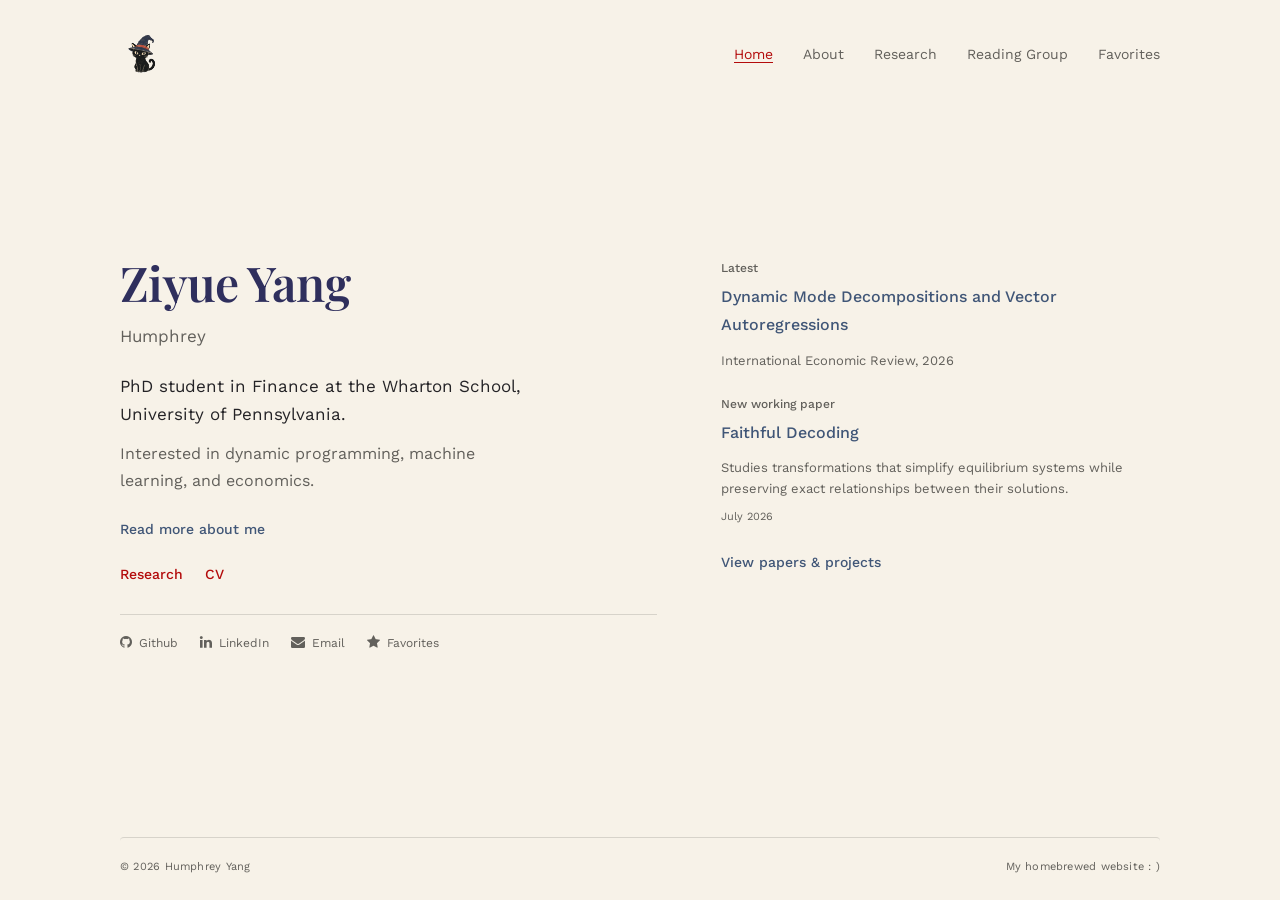
<file: index.html>
<!DOCTYPE html>
<html lang="en">

<head>
  <!-- Google tag (gtag.js) -->
  <script async src="https://www.googletagmanager.com/gtag/js?id=G-CV528MPEP6"></script>
  <script>
    window.dataLayer = window.dataLayer || [];
    function gtag(){dataLayer.push(arguments);}
    gtag('js', new Date());

    gtag('config', 'G-CV528MPEP6');
  </script>
  <meta charset="UTF-8">
  <meta name="google-site-verification" content="7wR42eYRN36x45tlgi_pGgkDodDfBNgnav2IRkK_T1c" />
  <title>Humphrey Yang's Home Page</title>
  <meta name="viewport" content="width=device-width, initial-scale=1">
  <meta name="description" content="Humphrey Yang's Personal Website">
  <link rel="icon" href="src/Stars.jpg">
  <link rel="stylesheet" href="https://cdnjs.cloudflare.com/ajax/libs/font-awesome/4.7.0/css/font-awesome.min.css">
  <link rel="preconnect" href="https://fonts.googleapis.com">
  <link rel="preconnect" href="https://fonts.gstatic.com" crossorigin>
  <link rel="stylesheet" href="css/style.css">

  <script defer src="javascript/web.js"></script>
</head>

<body class="home-body fade-in">
  <a class="skip-link" href="#main-content">Skip to content</a>
  <header class="site-header">
    <a class="site-mark" href="index.html" aria-label="Home">
      <img src="src/magician-cat.svg" width="40" height="40" alt="">
    </a>
    <nav class="site-nav" aria-label="Main navigation">
      <a class="active" aria-current="page" href="index.html">Home</a>
      <a href="about.html">About</a>
      <a href="research.html">Research</a>
      <a href="reading-group.html">Reading Group</a>
      <a href="favorites.html">Favorites</a>
    </nav>
  </header>

  <main id="main-content" tabindex="-1" class="home-shell">
    <section class="feature-hero">
      <div class="hero-text">
        <h1 class="hero-title">Ziyue Yang</h1>
        <p class="legal-name">Humphrey</p>
        <p class="lede">PhD student in Finance at the Wharton School, University of Pennsylvania.</p>
        <p class="byline">Interested in dynamic programming, machine learning, and economics.</p>
        <!-- <p class="byline">Ex-RA at ANU RSFAS and CSIRO Data61; often found hiking around Canberra or reading about tech.</p> -->
        <a class="text-link" href="about.html">Read more about me</a>
        <div class="hero-actions">
          <a class="text-link action-link" href="research.html">Research</a>
          <a class="text-link action-link" href="src/humphrey_cv.pdf">CV</a>
        </div>
        <div class="contact-links">
          <a href="https://github.com/HumphreyYang" class="contact-link">
            <i class="fa fa-github fa-fw" aria-hidden="true"></i> Github
          </a>
          <a href="https://www.linkedin.com/in/ziyue-yang-b536991b5" class="contact-link">
            <i class="fa fa-linkedin fa-fw" aria-hidden="true"></i> LinkedIn
          </a>
          <a href="mailto:humphrey.ziyueyang@gmail.com" class="contact-link no-fade">
            <i class="fa fa-envelope fa-fw" aria-hidden="true"></i> Email
          </a>
          <a href="favorites.html" class="contact-link">
            <i class="fa fa-star fa-fw" aria-hidden="true"></i> Favorites
          </a>
        </div>
      </div>

      <aside class="hero-aside" aria-labelledby="selected-research">
        <!-- <h2 class="section-kicker" id="selected-research">New Research</h2> -->
        <!-- <p class="signal-title">Computing resilient policy rules and safe generative tools.</p> -->
        <div class="signal-list">
          <div class="signal-item">
            <p class="meta-label">Latest</p>
            <a class="text-link" href="https://onlinelibrary.wiley.com/doi/10.1111/iere.70068">Dynamic Mode Decompositions and Vector Autoregressions</a>
            <p class="signal-meta">International Economic Review, 2026</p>
          </div>
          <div class="signal-item">
            <p class="meta-label">New working paper</p>
            <a class="text-link" href="https://arxiv.org/abs/2607.17073">Faithful Decoding</a>
            <p class="signal-meta">Studies transformations that simplify equilibrium systems while preserving exact relationships between their solutions.</p>
            <p class="signal-date">July 2026</p>
          </div>
          <!-- <div class="signal-item">
            <p class="meta-label">Teaching</p>
            <p class="signal-meta">QuantEcon workshops and ANU sessions on Python for macroeconomics.</p>
          </div> -->
        </div>
        <a class="text-link" href="research.html">View papers &amp; projects</a>

      </aside>
    </section>

  </main>
  <footer>
    <span>&copy; <em id="date"></em> Humphrey Yang</span>
    <span>My homebrewed website : )</span>
  </footer>
</body>
</html>
</file>
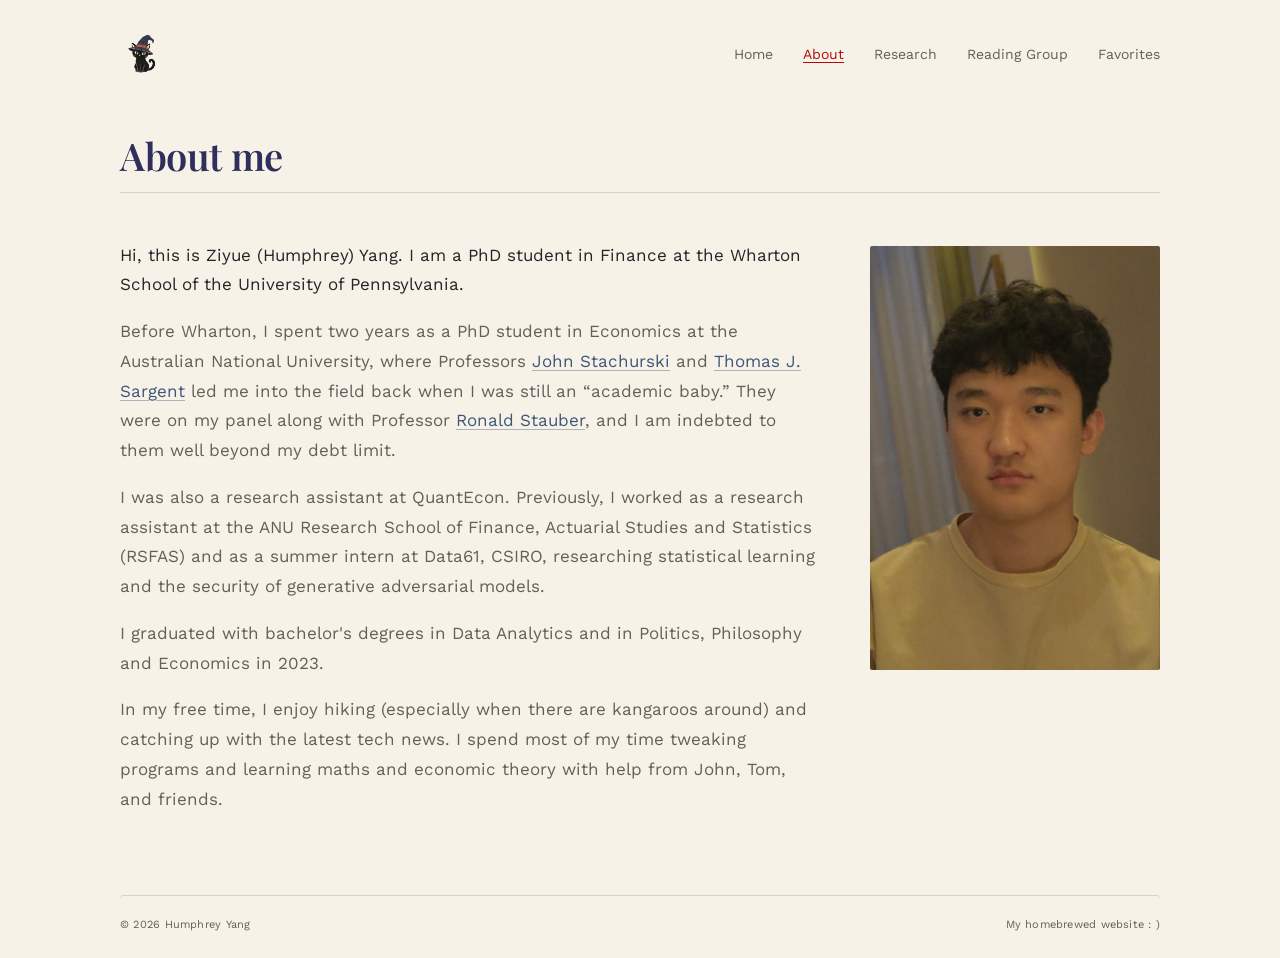
<file: about.html>
<!DOCTYPE html>
<html lang="en">

<head>
  <!-- Google tag (gtag.js) -->
  <script async src="https://www.googletagmanager.com/gtag/js?id=G-CV528MPEP6"></script>
  <script>
    window.dataLayer = window.dataLayer || [];
    function gtag(){dataLayer.push(arguments);}
    gtag('js', new Date());

    gtag('config', 'G-CV528MPEP6');
  </script>
  <meta charset="UTF-8">
  <meta name="google-site-verification" content="7wR42eYRN36x45tlgi_pGgkDodDfBNgnav2IRkK_T1c" />
  <title>About Humphrey</title>
  <meta name="viewport" content="width=device-width, initial-scale=1">
  <meta name="description" content="Humphrey Yang's Personal Website">
  <link rel="icon" href="src/Stars.jpg">
  <link rel="stylesheet" href="https://cdnjs.cloudflare.com/ajax/libs/font-awesome/4.7.0/css/font-awesome.min.css">
  <link rel="preconnect" href="https://fonts.googleapis.com">
  <link rel="preconnect" href="https://fonts.gstatic.com" crossorigin>
  <link rel="stylesheet" href="css/style.css">

  <script defer src="javascript/web.js"></script>
</head>

<body class="page-body about-page fade-in">
  <a class="skip-link" href="#main-content">Skip to content</a>
  <header class="site-header">
    <a class="site-mark" href="index.html" aria-label="Home">
      <img src="src/magician-cat.svg" width="40" height="40" alt="">
    </a>
    <nav class="site-nav" aria-label="Main navigation">
      <a href="index.html">Home</a>
      <a class="active" aria-current="page" href="about.html">About</a>
      <a href="research.html">Research</a>
      <a href="reading-group.html">Reading Group</a>
      <a href="favorites.html">Favorites</a>
    </nav>
  </header>

  <main id="main-content" tabindex="-1" class="page-shell">
    <header class="page-header">
      <h1 class="page-title">About me</h1>
      <!-- <p class="page-lede">A quick snapshot of my background, research interests, and what keeps me curious.</p> -->
    </header>

    <section class="page-card">
      <div class="stack-wrapper">
        <figure class="image">
          <img src="src/me.jpg" alt="Humphrey Yang" decoding="async" />
        </figure>
        <div class="text-content">
          <p>Hi, this is Ziyue (Humphrey) Yang. I am a PhD student in Finance at the Wharton School of the University of Pennsylvania.</p>

          <p>Before Wharton, I spent two years as a PhD student in Economics at the Australian National University, where Professors <a href="https://johnstachurski.net/">John Stachurski</a> and <a href="https://www.tomsargent.com/">Thomas J. Sargent</a> led me into the field back when I was still an &ldquo;academic baby.&rdquo; They were on my panel along with Professor <a href="https://rse.anu.edu.au/people/ronald-stauber">Ronald Stauber</a>, and I am indebted to them well beyond my debt limit.</p>

          <p>I was also a research assistant at QuantEcon. Previously, I worked as a research assistant at the ANU Research School of Finance, Actuarial Studies and Statistics (RSFAS) and as a summer intern at Data61, CSIRO, researching statistical learning and the security of generative adversarial models.</p>

          <p>I graduated with bachelor's degrees in Data Analytics and in Politics, Philosophy and Economics in 2023.</p>

          <p>In my free time, I enjoy hiking (especially when there are kangaroos around) and catching up with the latest tech news. I spend most of my time tweaking programs and learning maths and economic theory with help from John, Tom, and friends.</p>
        </div>
      </div>
    </section>

  </main>
  <footer>
    <span>&copy; <em id="date"></em> Humphrey Yang</span>
    <span>My homebrewed website : )</span>
  </footer>
</body>
</html>
</file>
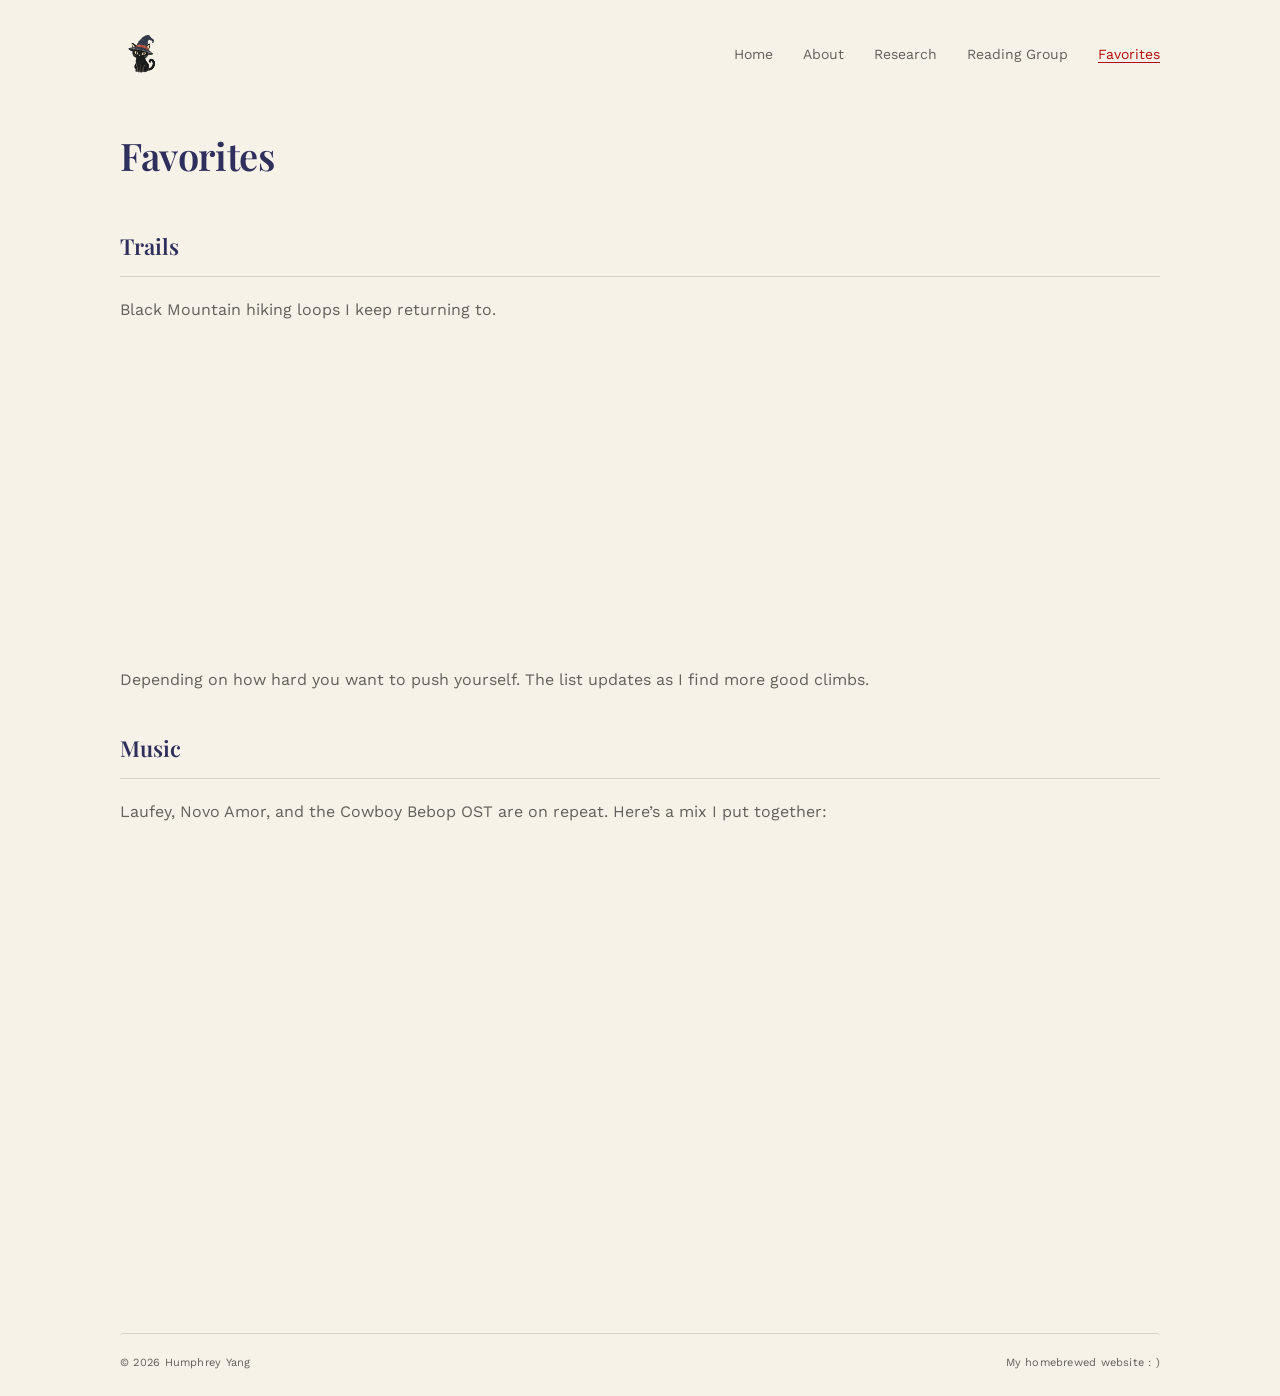
<file: favorites.html>
<!DOCTYPE html>
<html lang="en">

<head>
  <meta charset="UTF-8">
  <meta name="google-site-verification" content="7wR42eYRN36x45tlgi_pGgkDodDfBNgnav2IRkK_T1c" />
  <title>Favorites</title>
  <meta name="viewport" content="width=device-width, initial-scale=1">
  <meta name="description" content="Humphrey Yang's Personal Website">
  <link rel="icon" href="src/Stars.jpg">
  <link rel="stylesheet" href="https://cdnjs.cloudflare.com/ajax/libs/font-awesome/4.7.0/css/font-awesome.min.css">
  <link rel="preconnect" href="https://fonts.googleapis.com">
  <link rel="preconnect" href="https://fonts.gstatic.com" crossorigin>
  <link rel="stylesheet" href="css/style.css">
  <script defer src="javascript/web.js"></script>
</head>

<body class="page-body favorites-page fade-in">
  <a class="skip-link" href="#main-content">Skip to content</a>
  <header class="site-header">
    <a class="site-mark" href="index.html" aria-label="Home">
      <img src="src/magician-cat.svg" width="40" height="40" alt="">
    </a>
    <nav class="site-nav" aria-label="Main navigation">
      <a href="index.html">Home</a>
      <a href="about.html">About</a>
      <a href="research.html">Research</a>
      <a href="reading-group.html">Reading Group</a>
      <a class="active" aria-current="page" href="favorites.html">Favorites</a>
    </nav>
  </header>

  <main id="main-content" tabindex="-1" class="page-shell">
    <header class="page-header">
      <h1 class="page-title">Favorites</h1>
      <!-- <p class="page-lede">Trails around Canberra, music, and other things I enjoy.</p> -->
    </header>

    <section class="page-card">
      <h2>Trails</h2>
      <p class="page-lede">Black Mountain hiking loops I keep returning to.</p>
      <div class="trail-embeds">
        <iframe class="embed-frame" src="https://www.alltrails.com/widget/trail/australia/australian-capital-territory/black-mountain-summit-walk?u=m&sh=empmrr" height="300" frameborder="0" scrolling="no" title="Black Mountain Summit Walk"></iframe>
        <iframe class="embed-frame" src="https://www.alltrails.com/en-gb/widget/trail/australia/australian-capital-territory/black-mountain-loop?u=m&sh=empmrr" height="300" frameborder="0" scrolling="no" title="Black Mountain Loop"></iframe>
      </div>
      <p class="page-lede">Depending on how hard you want to push yourself. The list updates as I find more good climbs.</p>
    </section>

    <section class="page-card">
      <h2>Music</h2>
      <p class="page-lede">Laufey, Novo Amor, and the Cowboy Bebop OST are on repeat. Here’s a mix I put together:</p>
      <div class="embed-center">
        <iframe class="embed-frame" title="Humphrey’s music playlist on Apple Music" allow="autoplay *; encrypted-media *; fullscreen *; clipboard-write" frameborder="0" height="420" style="max-width:660px; width:100%; overflow:hidden;" sandbox="allow-forms allow-popups allow-same-origin allow-scripts allow-storage-access-by-user-activation allow-top-navigation-by-user-activation" src="https://embed.music.apple.com/cn/playlist/taste-profile/pl.u-jV8993VuRyzN8z?l=en-GB"></iframe>
      </div>
    </section>
  </main>
  <footer>
    <span>&copy; <em id="date"></em> Humphrey Yang</span>
    <span>My homebrewed website : )</span>
  </footer>
</body>
</html>
</file>
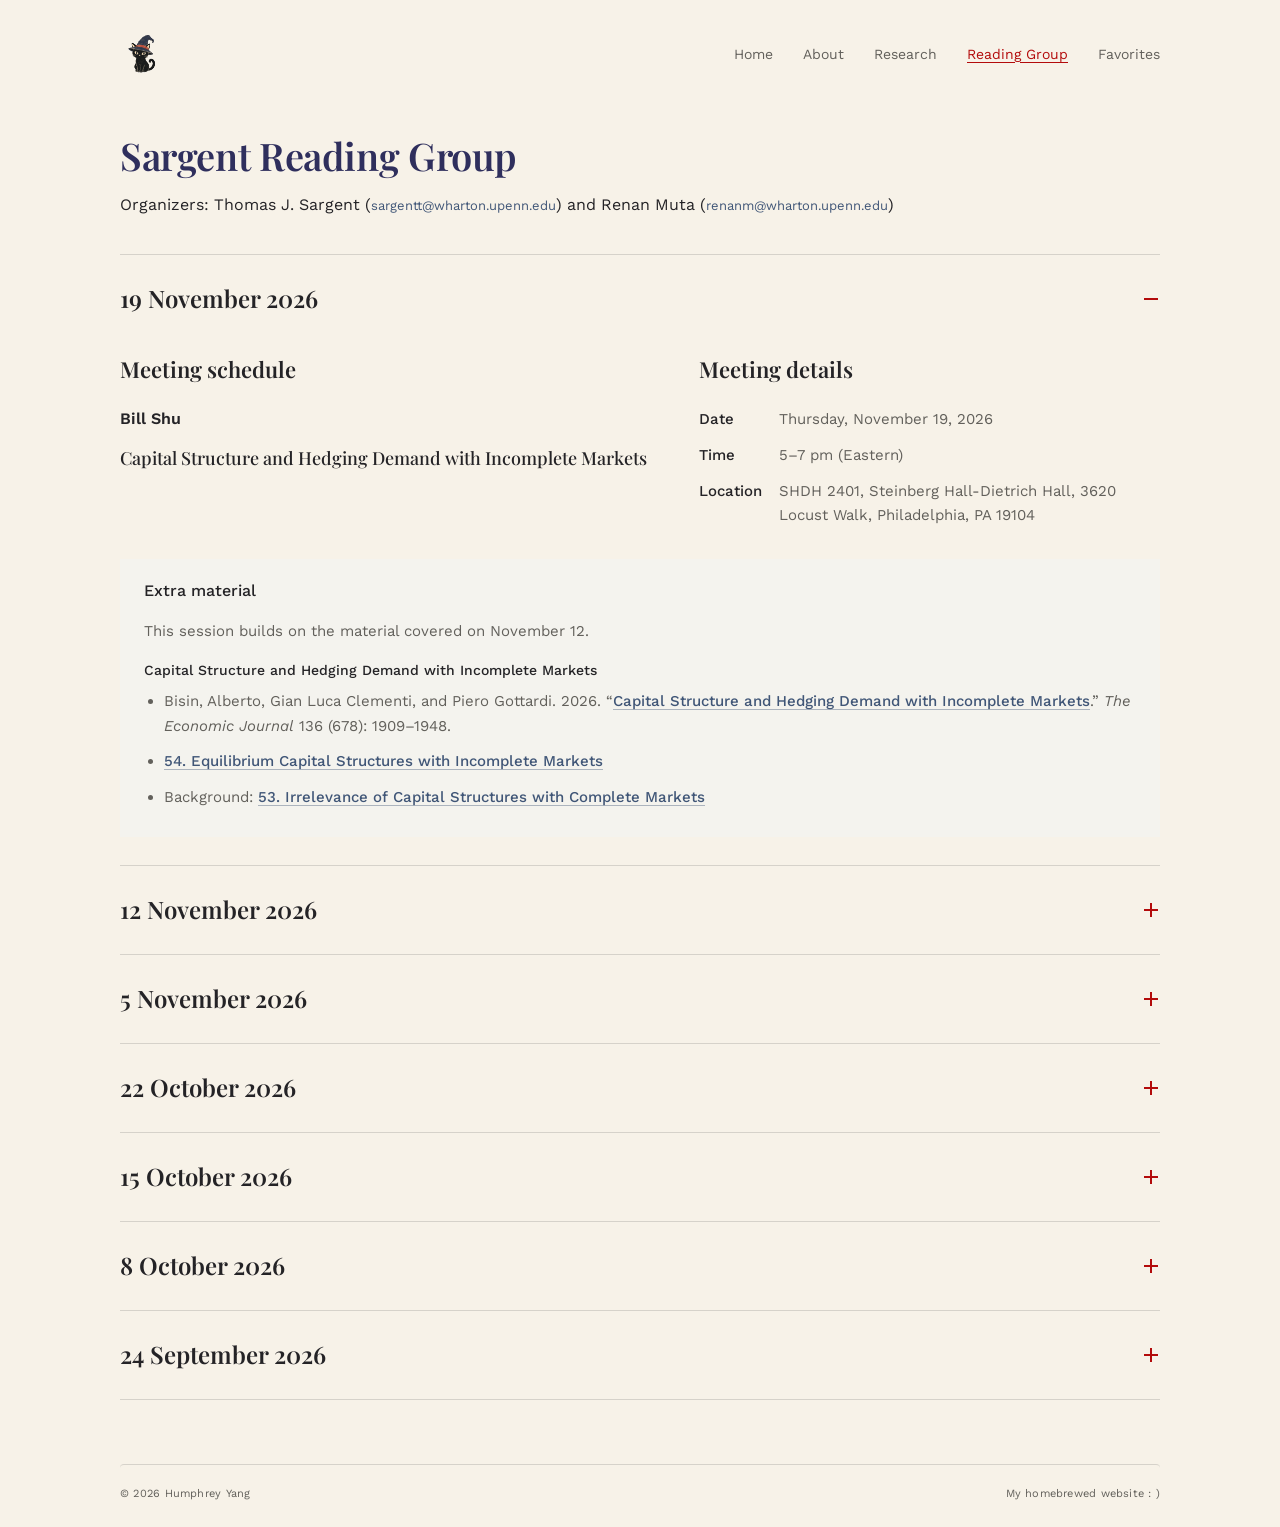
<file: reading-group.html>
<!DOCTYPE html>
<html lang="en">

<head>
  <!-- Google tag (gtag.js) -->
  <script async src="https://www.googletagmanager.com/gtag/js?id=G-CV528MPEP6"></script>
  <script>
    window.dataLayer = window.dataLayer || [];
    function gtag(){dataLayer.push(arguments);}
    gtag('js', new Date());
    gtag('config', 'G-CV528MPEP6');
  </script>
  <meta charset="UTF-8">
  <meta name="viewport" content="width=device-width, initial-scale=1">
  <title>Sargent Reading Group</title>
  <link rel="icon" href="src/Stars.jpg">
  <link rel="preconnect" href="https://fonts.googleapis.com">
  <link rel="preconnect" href="https://fonts.gstatic.com" crossorigin>
  <link rel="stylesheet" href="css/style.css">
  <link rel="stylesheet" href="css/reading-group.css">
  <script defer src="javascript/web.js"></script>
</head>

<body class="page-body reading-group-page fade-in">
  <a class="skip-link" href="#main-content">Skip to content</a>
  <header class="site-header">
    <a class="site-mark" href="index.html" aria-label="Home">
      <img src="src/magician-cat.svg" width="40" height="40" alt="">
    </a>
    <nav class="site-nav" aria-label="Main navigation">
      <a href="index.html">Home</a>
      <a href="about.html">About</a>
      <a href="research.html">Research</a>
      <a class="active" aria-current="page" href="reading-group.html">Reading Group</a>
      <a href="favorites.html">Favorites</a>
    </nav>
  </header>

  <main id="main-content" tabindex="-1" class="page-shell">
    <header class="page-header">
      <h1 class="page-title">Sargent Reading Group</h1>
      <p class="reading-organizers">Organizers: Thomas J. Sargent (<a class="reading-email" href="mailto:sargentt@wharton.upenn.edu">sargentt@wharton.upenn.edu</a>) and Renan Muta (<a class="reading-email" href="mailto:renanm@wharton.upenn.edu">renanm@wharton.upenn.edu</a>)</p>
    </header>

    <section class="page-card" aria-label="Meetings">
      <!-- Add future meetings as separate reading-session details elements. -->
      <details class="reading-session reading-session-standard" id="november-19" open>
        <summary>
          <span class="reading-session-heading">
            <span class="reading-session-date"><time datetime="2026-11-19">19 November 2026</time></span>
          </span>
          <span class="reading-session-toggle" aria-hidden="true"></span>
        </summary>

        <div class="reading-session-content">
          <section class="reading-schedule" aria-labelledby="november-19-agenda">
            <h2 id="november-19-agenda">Meeting schedule</h2>
            <ol class="page-list reading-list" role="list">
              <li class="reading-entry">
                <div class="reading-participant">
                  <h3>Bill Shu</h3>
                </div>
                <div class="paper-item">
                  <span class="paper-title">Capital Structure and Hedging Demand with Incomplete Markets</span>
                </div>
              </li>
            </ol>
          </section>

          <section class="reading-materials reading-meeting-details" aria-labelledby="november-19-details">
            <h2 id="november-19-details">Meeting details</h2>
            <dl class="reading-meeting-facts">
              <div>
                <dt>Date</dt>
                <dd>
                  <time datetime="2026-11-19">Thursday, November 19, 2026</time>
                </dd>
              </div>
              <div>
                <dt>Time</dt>
                <dd><time datetime="2026-11-19T17:00:00-05:00">5</time>–<time datetime="2026-11-19T19:00:00-05:00">7 pm</time> (Eastern)</dd>
              </div>
              <div>
                <dt>Location</dt>
                <dd>SHDH 2401, Steinberg Hall-Dietrich Hall, 3620 Locust Walk, Philadelphia, PA 19104</dd>
              </div>
            </dl>
          </section>

          <section class="reading-materials reading-extra-materials" aria-labelledby="november-19-materials">
            <h2 id="november-19-materials">Extra material</h2>
            <p>This session builds on the material covered on November 12.</p>
            <div class="reading-background">
              <section aria-labelledby="november-19-capital-structure">
                <h4 id="november-19-capital-structure">Capital Structure and Hedging Demand with Incomplete Markets</h4>
                <ul>
                  <li>Bisin, Alberto, Gian Luca Clementi, and Piero Gottardi. 2026. “<a href="https://doi.org/10.1093/ej/ueaf097" target="_blank" rel="noopener noreferrer">Capital Structure and Hedging Demand with Incomplete Markets</a>.” <em>The Economic Journal</em> 136 (678): 1909–1948.</li>
                  <li><a href="https://python-advanced.quantecon.org/BCG_incomplete_mkts.html" target="_blank" rel="noopener noreferrer">54. Equilibrium Capital Structures with Incomplete Markets</a></li>
                  <li>Background: <a href="https://python-advanced.quantecon.org/BCG_complete_mkts.html" target="_blank" rel="noopener noreferrer">53. Irrelevance of Capital Structures with Complete Markets</a></li>
                </ul>
              </section>
            </div>
          </section>
        </div>
      </details>

      <details class="reading-session reading-session-standard" id="november-12">
        <summary>
          <span class="reading-session-heading">
            <span class="reading-session-date"><time datetime="2026-11-12">12 November 2026</time></span>
          </span>
          <span class="reading-session-toggle" aria-hidden="true"></span>
        </summary>

        <div class="reading-session-content">
          <section class="reading-schedule" aria-labelledby="november-12-agenda">
            <h2 id="november-12-agenda">Meeting schedule</h2>
            <ol class="page-list reading-list" role="list">
              <li class="reading-entry">
                <div class="reading-participant">
                  <h3>Ziyue (Humphrey) Yang</h3>
                </div>
                <div class="paper-item">
                  <span class="paper-title">Irrelevance of Capital Structures with Complete Markets</span>
                </div>
                <a class="reading-slides" href="meeting/slides/20261112_Yang.pdf" target="_blank" rel="noopener noreferrer" aria-label="Slides by Ziyue (Humphrey) Yang, November 12">Slides</a>
              </li>
            </ol>
          </section>

          <section class="reading-materials reading-meeting-details" aria-labelledby="november-12-details">
            <h2 id="november-12-details">Meeting details</h2>
            <dl class="reading-meeting-facts">
              <div>
                <dt>Date</dt>
                <dd>
                  <time datetime="2026-11-12">Thursday, November 12, 2026</time>
                </dd>
              </div>
              <div>
                <dt>Time</dt>
                <dd><time datetime="2026-11-12T17:00:00-05:00">5</time>–<time datetime="2026-11-12T19:00:00-05:00">7 pm</time> (Eastern)</dd>
              </div>
              <div>
                <dt>Location</dt>
                <dd>SHDH 2401, Steinberg Hall-Dietrich Hall, 3620 Locust Walk, Philadelphia, PA 19104</dd>
              </div>
            </dl>
          </section>

          <section class="reading-materials reading-extra-materials" aria-labelledby="november-12-materials">
            <h2 id="november-12-materials">Extra material</h2>
            <div class="reading-background">
              <section aria-labelledby="november-12-capital-structure">
                <h4 id="november-12-capital-structure">Irrelevance of Capital Structures with Complete Markets</h4>
                <ul>
                  <li><a href="https://python-advanced.quantecon.org/BCG_complete_mkts.html" target="_blank" rel="noopener noreferrer">53. Irrelevance of Capital Structures with Complete Markets</a></li>
                  <li>Bisin, Alberto, Gian Luca Clementi, and Piero Gottardi. 2026. “<a href="https://doi.org/10.1093/ej/ueaf097" target="_blank" rel="noopener noreferrer">Capital Structure and Hedging Demand with Incomplete Markets</a>.” <em>The Economic Journal</em> 136 (678): 1909–1948. Covered: Sections 2 and 3.1.</li>
                </ul>
              </section>
            </div>
          </section>
        </div>
      </details>

      <details class="reading-session reading-session-standard" id="november-5">
        <summary>
          <span class="reading-session-heading">
            <span class="reading-session-date"><time datetime="2026-11-05">5 November 2026</time></span>
          </span>
          <span class="reading-session-toggle" aria-hidden="true"></span>
        </summary>

        <div class="reading-session-content">
          <section class="reading-schedule" aria-labelledby="november-5-agenda">
            <h2 id="november-5-agenda">Meeting schedule</h2>
            <ol class="page-list reading-list" role="list">
              <li class="reading-entry">
                <div class="reading-participant">
                  <h3>Yuekang (Bill) Li and David Xu</h3>
                </div>
                <div class="paper-item">
                  <span class="paper-title">Entry, Exit, and Firm Dynamics in Long Run Equilibrium</span>
                </div>
                <a class="reading-slides" href="meeting/slides/20261105_Li_Xu.pdf" target="_blank" rel="noopener noreferrer" aria-label="Slides by Yuekang (Bill) Li and David Xu, November 5">Slides</a>
              </li>
            </ol>
          </section>

          <section class="reading-materials reading-meeting-details" aria-labelledby="november-5-details">
            <h2 id="november-5-details">Meeting details</h2>
            <dl class="reading-meeting-facts">
              <div>
                <dt>Date</dt>
                <dd>
                  <time datetime="2026-11-05">Thursday, November 5, 2026</time>
                </dd>
              </div>
              <div>
                <dt>Time</dt>
                <dd><time datetime="2026-11-05T17:00:00-05:00">5</time>–<time datetime="2026-11-05T19:00:00-05:00">7 pm</time> (Eastern)</dd>
              </div>
              <div>
                <dt>Location</dt>
                <dd>SHDH 2401, Steinberg Hall-Dietrich Hall, 3620 Locust Walk, Philadelphia, PA 19104</dd>
              </div>
            </dl>
          </section>

          <section class="reading-materials reading-extra-materials" aria-labelledby="november-5-materials">
            <h2 id="november-5-materials">Extra material</h2>
            <div class="reading-background">
              <section aria-labelledby="november-5-firm-dynamics">
                <h4 id="november-5-firm-dynamics">Entry, Exit, and Firm Dynamics in Long Run Equilibrium</h4>
                <ul>
                  <li>Hopenhayn, Hugo A. 1992. “<a href="https://www.jstor.org/stable/2951541" target="_blank" rel="noopener noreferrer">Entry, Exit, and Firm Dynamics in Long Run Equilibrium</a>.” <em>Econometrica</em> 60 (5): 1127–1150.</li>
                  <li><a href="https://jax.quantecon.org/hopenhayn.html" target="_blank" rel="noopener noreferrer">19. The Hopenhayn Entry-Exit Model</a></li>
                </ul>
              </section>
            </div>
          </section>
        </div>
      </details>

      <details class="reading-session reading-session-standard" id="october-22">
        <summary>
          <span class="reading-session-heading">
            <span class="reading-session-date"><time datetime="2026-10-22">22 October 2026</time></span>
          </span>
          <span class="reading-session-toggle" aria-hidden="true"></span>
        </summary>

        <div class="reading-session-content">
          <section class="reading-schedule" aria-labelledby="october-22-agenda">
            <h2 id="october-22-agenda">Meeting schedule</h2>
            <ol class="page-list reading-list" role="list">
              <li class="reading-entry">
                <div class="reading-participant">
                  <h3>Jiacheng Li</h3>
                </div>
                <div class="paper-item">
                  <span class="paper-title">Credible Government Policies with Reputations</span>
                </div>
                <a class="reading-slides" href="meeting/slides/20261022_Li.pdf" target="_blank" rel="noopener noreferrer" aria-label="Slides by Jiacheng Li, October 22">Slides</a>
              </li>
              <li class="reading-entry">
                <div class="reading-participant">
                  <h3>Alex Oktay</h3>
                </div>
                <div class="paper-item">
                  <span class="paper-title">Equilibrium with Complete Markets</span>
                </div>
                <a class="reading-slides" href="meeting/slides/20261022_Oktay.pdf" target="_blank" rel="noopener noreferrer" aria-label="Slides by Alex Oktay, October 22">Slides</a>
              </li>
            </ol>
          </section>

          <section class="reading-materials reading-meeting-details" aria-labelledby="october-22-details">
            <h2 id="october-22-details">Meeting details</h2>
            <dl class="reading-meeting-facts">
              <div>
                <dt>Date</dt>
                <dd>
                  <time datetime="2026-10-22">Thursday, October 22, 2026</time>
                </dd>
              </div>
              <div>
                <dt>Time</dt>
                <dd><time datetime="2026-10-22T17:00:00-04:00">5</time>–<time datetime="2026-10-22T19:00:00-04:00">7 pm</time> (Eastern)</dd>
              </div>
              <div>
                <dt>Location</dt>
                <dd>SHDH 2401, Steinberg Hall-Dietrich Hall, 3620 Locust Walk, Philadelphia, PA 19104</dd>
              </div>
            </dl>
          </section>

          <section class="reading-materials reading-extra-materials" aria-labelledby="october-22-materials">
            <h2 id="october-22-materials">Extra material</h2>
            <p>For the following meetings, there are some tentative (non-credible) plans:</p>
            <div class="reading-background">
              <section aria-labelledby="october-22-firm-dynamics">
                <h4 id="october-22-firm-dynamics">Firm dynamics</h4>
                <ul>
                  <li>Hopenhayn, Hugo A. 1992. “<a href="https://www.jstor.org/stable/2951541" target="_blank" rel="noopener noreferrer">Entry, Exit, and Firm Dynamics in Long Run Equilibrium</a>.” <em>Econometrica</em> 60 (5): 1127–1150.</li>
                </ul>
              </section>
              <section aria-labelledby="october-22-finance">
                <h4 id="october-22-finance">Extension of the Foundations of Finance material</h4>
                <ul>
                  <li><a href="https://python-advanced.quantecon.org/BCG_complete_mkts.html" target="_blank" rel="noopener noreferrer">51. Irrelevance of Capital Structures with Complete Markets</a></li>
                  <li><a href="https://python-advanced.quantecon.org/BCG_incomplete_mkts.html" target="_blank" rel="noopener noreferrer">52. Equilibrium Capital Structures with Incomplete Markets</a></li>
                </ul>
              </section>
            </div>
          </section>
        </div>
      </details>

      <details class="reading-session reading-session-standard" id="october-15">
        <summary>
          <span class="reading-session-heading">
            <span class="reading-session-date"><time datetime="2026-10-15">15 October 2026</time></span>
          </span>
          <span class="reading-session-toggle" aria-hidden="true"></span>
        </summary>

        <div class="reading-session-content">
          <section class="reading-schedule" aria-labelledby="october-15-agenda">
            <h2 id="october-15-agenda">Meeting schedule</h2>
            <ol class="page-list reading-list" role="list">
              <li class="reading-entry">
                <div class="reading-participant">
                  <h3>Jiacheng Li</h3>
                </div>
                <div class="paper-item">
                  <span class="paper-title">Credible Government Policies with Reputations</span>
                </div>
                <a class="reading-slides" href="meeting/slides/20261015_Li.pdf" target="_blank" rel="noopener noreferrer" aria-label="Slides by Jiacheng Li, October 15">Slides</a>
              </li>
              <li class="reading-entry">
                <div class="reading-participant">
                  <h3>Tommaso Manfè</h3>
                </div>
                <div class="paper-item">
                  <span class="paper-title">Equilibrium with Complete Markets</span>
                </div>
                <a class="reading-slides" href="meeting/slides/20261015_Manfe.pdf" target="_blank" rel="noopener noreferrer" aria-label="Slides by Tommaso Manfè, October 15">Slides</a>
              </li>
            </ol>
          </section>

          <section class="reading-materials reading-meeting-details" aria-labelledby="october-15-details">
            <h2 id="october-15-details">Meeting details</h2>
            <dl class="reading-meeting-facts">
              <div>
                <dt>Date</dt>
                <dd>
                  <time datetime="2026-10-15">Thursday, October 15, 2026</time>
                </dd>
              </div>
              <div>
                <dt>Time</dt>
                <dd><time datetime="2026-10-15T17:00:00-04:00">5</time>–<time datetime="2026-10-15T19:00:00-04:00">7 pm</time> (Eastern)</dd>
              </div>
              <div>
                <dt>Location</dt>
                <dd>SHDH 2401, Steinberg Hall-Dietrich Hall, 3620 Locust Walk, Philadelphia, PA 19104</dd>
              </div>
            </dl>
          </section>

          <section class="reading-materials reading-extra-materials" aria-labelledby="october-15-materials">
            <h2 id="october-15-materials">Extra material</h2>
            <div class="reading-background">
              <section aria-labelledby="october-15-aps">
                <h4 id="october-15-aps">Credible Government Policies with Reputations</h4>
                <ul>
                  <li>Ljungqvist and Sargent, <em>Recursive Macroeconomic Theory</em>, 5th ed. — Ch. 25 -- 26</li>
                  <li><a href="https://python-advanced.quantecon.org/chang_ramsey.html" target="_blank" rel="noopener noreferrer">Competitive Equilibria of a Model of Chang</a></li>
                  <li><a href="https://python-advanced.quantecon.org/chang_credible.html" target="_blank" rel="noopener noreferrer">Credible Government Policies in a Model of Chang</a></li>
                </ul>
              </section>
              <section aria-labelledby="october-15-finance">
                <h4 id="october-15-finance">Equilibrium with Complete Markets</h4>
                <ul>
                  <li>Ljungqvist and Sargent, <em>Recursive Macroeconomic Theory</em>, 5th ed. — Ch. 9</li>
                  <li><a href="https://python.quantecon.org/ge_arrow.html" target="_blank" rel="noopener noreferrer">Competitive Equilibria with Arrow Securities</a></li>
                </ul>
              </section>
            </div>
          </section>
        </div>
      </details>

      <details class="reading-session reading-session-standard" id="october-8">
        <summary>
          <span class="reading-session-heading">
            <span class="reading-session-date"><time datetime="2026-10-08">8 October 2026</time></span>
          </span>
          <span class="reading-session-toggle" aria-hidden="true"></span>
        </summary>

        <div class="reading-session-content">
          <section class="reading-schedule" aria-labelledby="october-8-agenda">
            <h2 id="october-8-agenda">Meeting schedule</h2>
            <ol class="page-list reading-list" role="list">
              <li class="reading-entry">
                <div class="reading-participant">
                  <h3>Renan Muta</h3>
                </div>
                <div class="paper-item">
                  <span class="paper-title">Lucas &amp; Prescott (1971): Investment Under Uncertainty</span>
                </div>
                <a class="reading-slides" href="meeting/slides/20261008_Muta.pdf" target="_blank" rel="noopener noreferrer" aria-label="Slides by Renan Muta, October 8">Slides</a>
              </li>
              <li class="reading-entry">
                <div class="reading-participant">
                  <h3>Mariia Elkina</h3>
                </div>
                <div class="paper-item">
                  <span class="paper-title">Kydland-Prescott model though the lens of Stokey (1989) and Quant Econ lectures 97, 98</span>
                </div>
                <a class="reading-slides" href="meeting/slides/20261008_Elkina.pdf" target="_blank" rel="noopener noreferrer" aria-label="Slides by Mariia Elkina, October 8">Slides</a>
              </li>
            </ol>
          </section>

          <section class="reading-materials reading-meeting-details" aria-labelledby="october-8-details">
            <h2 id="october-8-details">Meeting details</h2>
            <dl class="reading-meeting-facts">
              <div>
                <dt>Date</dt>
                <dd>
                  <time datetime="2026-10-08">Thursday, October 8, 2026</time>
                </dd>
              </div>
              <div>
                <dt>Time</dt>
                <dd><time datetime="2026-10-08T17:00:00-04:00">5 pm</time> (Eastern)</dd>
              </div>
              <div>
                <dt>Location</dt>
                <dd>SHDH 2401, Steinberg Hall-Dietrich Hall, 3620 Locust Walk, Philadelphia, PA 19104</dd>
              </div>
            </dl>
          </section>

          <section class="reading-materials reading-extra-materials" aria-labelledby="october-8-materials">
            <h2 id="october-8-materials">Extra material</h2>
            <div class="reading-background">
              <section aria-labelledby="october-8-investment">
                <h4 id="october-8-investment">Lucas &amp; Prescott (1971): Investment Under Uncertainty</h4>
                <ul>
                  <li>Lucas, Robert E., Jr., and Edward C. Prescott. 1971. “<a href="https://www.jstor.org/stable/1909571" target="_blank" rel="noopener noreferrer">Investment Under Uncertainty</a>.” <em>Econometrica</em> 39 (5): 659–681.</li>
                </ul>
              </section>
              <section aria-labelledby="october-8-credibility">
                <h4 id="october-8-credibility">Kydland-Prescott model though the lens of Stokey (1989) and Quant Econ lectures 97, 98</h4>
                <ul>
                  <li>Kydland, Finn E., and Edward C. Prescott. 1977. “<a href="https://doi.org/10.1086/260580" target="_blank" rel="noopener noreferrer">Rules Rather than Discretion: The Inconsistency of Optimal Plans</a>.” <em>Journal of Political Economy</em> 85 (3): 473–491.</li>
                  <li>Additional reading: Stokey, Nancy L. 1989. “<a href="https://www.jstor.org/stable/1827745" target="_blank" rel="noopener noreferrer">Reputation and Time Consistency</a>.” <em>American Economic Review</em> 79 (2): 134–139.</li>
                </ul>
              </section>
            </div>
          </section>
        </div>
      </details>

      <details class="reading-session" id="september-24">
        <summary>
          <span class="reading-session-heading">
            <span class="reading-session-date"><time datetime="2026-09-24">24 September 2026</time></span>
          </span>
          <span class="reading-session-toggle" aria-hidden="true"></span>
        </summary>

        <div class="reading-session-content">
          <section class="reading-schedule" aria-labelledby="september-24-papers">
            <h2 id="september-24-papers">Meeting schedule</h2>
            <ol class="page-list reading-list" role="list">
              <li class="reading-entry">
                <div class="reading-participant">
                  <h3>Mariia Elkina</h3>
                </div>
                <div class="paper-item">
                  <a class="paper-link" href="https://www.sciencedirect.com/science/article/pii/S0304393219301485" target="_blank" rel="noopener noreferrer"><span class="paper-title">Forward guidance: Communication, commitment, or both?</span></a>
                  <span class="paper-meta">Bassetto <span aria-hidden="true">·</span> <em>JME</em>, 2019</span>
                </div>
              </li>
              <li class="reading-entry">
                <div class="reading-participant">
                  <h3>Jiacheng Li</h3>
                </div>
                <div class="paper-item">
                  <a class="paper-link" href="https://www.aeaweb.org/articles?id=10.1257/aer.20230486" target="_blank" rel="noopener noreferrer"><span class="paper-title">Whatever It Takes? The Impact of Conditional Policy Promises</span></a>
                  <span class="paper-meta">Haddad, Moreira, and Muir <span aria-hidden="true">·</span> <em>AER</em>, 2025</span>
                </div>
              </li>
              <li class="reading-entry">
                <div class="reading-participant">
                  <h3>Yuekang (Bill) Li</h3>
                </div>
                <div class="paper-item">
                  <a class="paper-link" href="https://pubs.aeaweb.org/doi/pdfplus/10.1257/aer.20191330" target="_blank" rel="noopener noreferrer"><span class="paper-title">Nonrivalry and the Economics of Data</span></a>
                  <span class="paper-meta">Jones and Tonetti <span aria-hidden="true">·</span> <em>AER</em>, 2020</span>
                </div>
              </li>
              <li class="reading-entry">
                <div class="reading-participant">
                  <h3>Tommaso Manfè</h3>
                </div>
                <div class="paper-item">
                  <a class="paper-link" href="https://www.aeaweb.org/articles?id=10.1257/aer.104.2.379" target="_blank" rel="noopener noreferrer"><span class="paper-title">A Macroeconomic Model with a Financial Sector</span></a>
                  <span class="paper-meta">Brunnermeier and Sannikov <span aria-hidden="true">·</span> <em>AER</em>, 2014</span>
                </div>
              </li>
              <li class="reading-entry">
                <div class="reading-participant">
                  <h3>Renan Muta</h3>
                </div>
                <div class="paper-item">
                  <a class="paper-link" href="https://www.jstor.org/stable/1909571?seq=1" target="_blank" rel="noopener noreferrer"><span class="paper-title">Investment Under Uncertainty</span></a>
                  <span class="paper-meta">Lucas and Prescott <span aria-hidden="true">·</span> <em>Econometrica</em>, 1971</span>
                </div>
              </li>
              <li class="reading-entry">
                <div class="reading-participant">
                  <h3>Alex Oktay</h3>
                </div>
                <div class="paper-item">
                  <a class="paper-link" href="https://onlinelibrary.wiley.com/doi/full/10.3982/ECTA17319" target="_blank" rel="noopener noreferrer"><span class="paper-title">The Limits of ONETARY ECONOMICS: On Money as a Constraint on Market Power</span></a>
                  <span class="paper-meta">Lagos and Zhang <span aria-hidden="true">·</span> <em>Econometrica</em>, 2022</span>
                </div>
              </li>
              <li class="reading-entry">
                <div class="reading-participant">
                  <h3>Juan Camilo Mendez Vizcaino</h3>
                </div>
                <div class="paper-item">
                  <a class="paper-link" href="https://www.sciencedirect.com/science/article/pii/S0022199617300028" target="_blank" rel="noopener noreferrer"><span class="paper-title">Financial intermediation, real exchange rates, and unconventional policies in an open economy</span></a>
                  <span class="paper-meta">Cespedes, Chang, Velasco <span aria-hidden="true">·</span> <em>JIE</em>, 2017</span>
                </div>
              </li>
              <li class="reading-entry">
                <div class="reading-participant">
                  <h3>David Xu</h3>
                </div>
                <div class="paper-item">
                  <a class="paper-link" href="https://academic.oup.com/restud/article-abstract/88/4/1796/5976980?redirectedFrom=fulltext" target="_blank" rel="noopener noreferrer"><span class="paper-title">The Aggregate Implications of Mergers and Acquisitions</span></a>
                  <span class="paper-meta">David <span aria-hidden="true">·</span> <em>Review of Economic Studies</em>, 2021</span>
                </div>
              </li>
              <li class="reading-entry">
                <div class="reading-participant">
                  <h3>Ziyue (Humphrey) Yang</h3>
                </div>
                <div class="paper-item">
                  <a class="paper-link" href="https://onlinelibrary.wiley.com/doi/abs/10.1111/j.1468-0262.2006.00691.x" target="_blank" rel="noopener noreferrer"><span class="paper-title">If You're so Smart, why Aren't You Rich? Belief Selection in Complete and Incomplete Markets</span></a>
                  <span class="paper-meta">Blume and Easley <span aria-hidden="true">·</span> <em>Econometrica</em>, 2006</span>
                </div>
              </li>
            </ol>
          </section>

          <section class="reading-materials" aria-labelledby="september-24-materials">
            <h2 id="september-24-materials">Meeting materials</h2>
            <section class="reading-roadmap" aria-labelledby="september-24-roadmap">
              <h3 id="september-24-roadmap">Tom’s recommendation</h3>
              <p>Read QuantEcon lectures 113–115 in order, then return to the Lucas–Prescott paper Renan presented.</p>
              <ol role="list">
                <li>
                  <a href="https://python.quantecon.org/rational_expectations.html" target="_blank" rel="noopener noreferrer">113. Rational Expectations Equilibrium</a>
                </li>
                <li>
                  <a href="https://python.quantecon.org/lucas_prescott_investment.html" target="_blank" rel="noopener noreferrer">114. Investment Under Uncertainty</a>
                </li>
                <li>
                  <a href="https://python.quantecon.org/optimal_growth_uncertainty.html" target="_blank" rel="noopener noreferrer">115. Optimal Growth Under Uncertainty and Tobin’s q</a>
                </li>
              </ol>
              <p>Lectures 114–115 connect to Stokey and Lucas, with Prescott. </p>
              <p><a href="https://python.quantecon.org/intro.html" target="_blank" rel="noopener noreferrer">Full lecture series</a></p>
            </section>

            <section aria-labelledby="september-24-background">
              <h3 id="september-24-background">Background readings from Tom</h3>
              <div class="reading-background">
                <section aria-labelledby="september-24-credibility">
                  <h4 id="september-24-credibility">Kydland–Prescott / Barro–Gordon</h4>
                  <ul>
                    <li><a href="https://python.quantecon.org/phillips_credibility.html" target="_blank" rel="noopener noreferrer">The Credibility Problem</a></li>
                    <li><a href="https://python.quantecon.org/phillips_credible_policies.html" target="_blank" rel="noopener noreferrer">Credible Government Policies</a></li>
                  </ul>
                </section>
                <section aria-labelledby="september-24-investment">
                  <h4 id="september-24-investment">Rational expectations and investment under uncertainty</h4>
                  <ul>
                    <li><a href="https://thomassargent30.github.io/sargent-time-series/chapters/ch14_investment_uncertainty.html" target="_blank" rel="noopener noreferrer">Investment Under Uncertainty</a> — Linear Time Series Analysis, Ch. XIV</li>
                  </ul>
                </section>
                <section aria-labelledby="september-24-blume-easley">
                  <h4 id="september-24-blume-easley">The Blume–Easley model</h4>
                  <ul>
                    <li><a href="https://python.quantecon.org/likelihood_ratio_process_2.html" target="_blank" rel="noopener noreferrer">Heterogeneous Beliefs and Financial Markets</a></li>
                  </ul>
                </section>
                <section aria-labelledby="september-24-macro-finance">
                  <h4 id="september-24-macro-finance">Blume–Easley and macro-finance foundations</h4>
                  <ul>
                    <li><a href="https://python.quantecon.org/ge_arrow.html" target="_blank" rel="noopener noreferrer">Competitive Equilibria with Arrow Securities</a></li>
                  </ul>
                </section>
              </div>
            </section>
          </section>
        </div>
      </details>
    </section>
  </main>

  <footer>
    <span>&copy; <em id="date"></em> Humphrey Yang</span>
    <span>My homebrewed website : )</span>
  </footer>
</body>
</html>
</file>
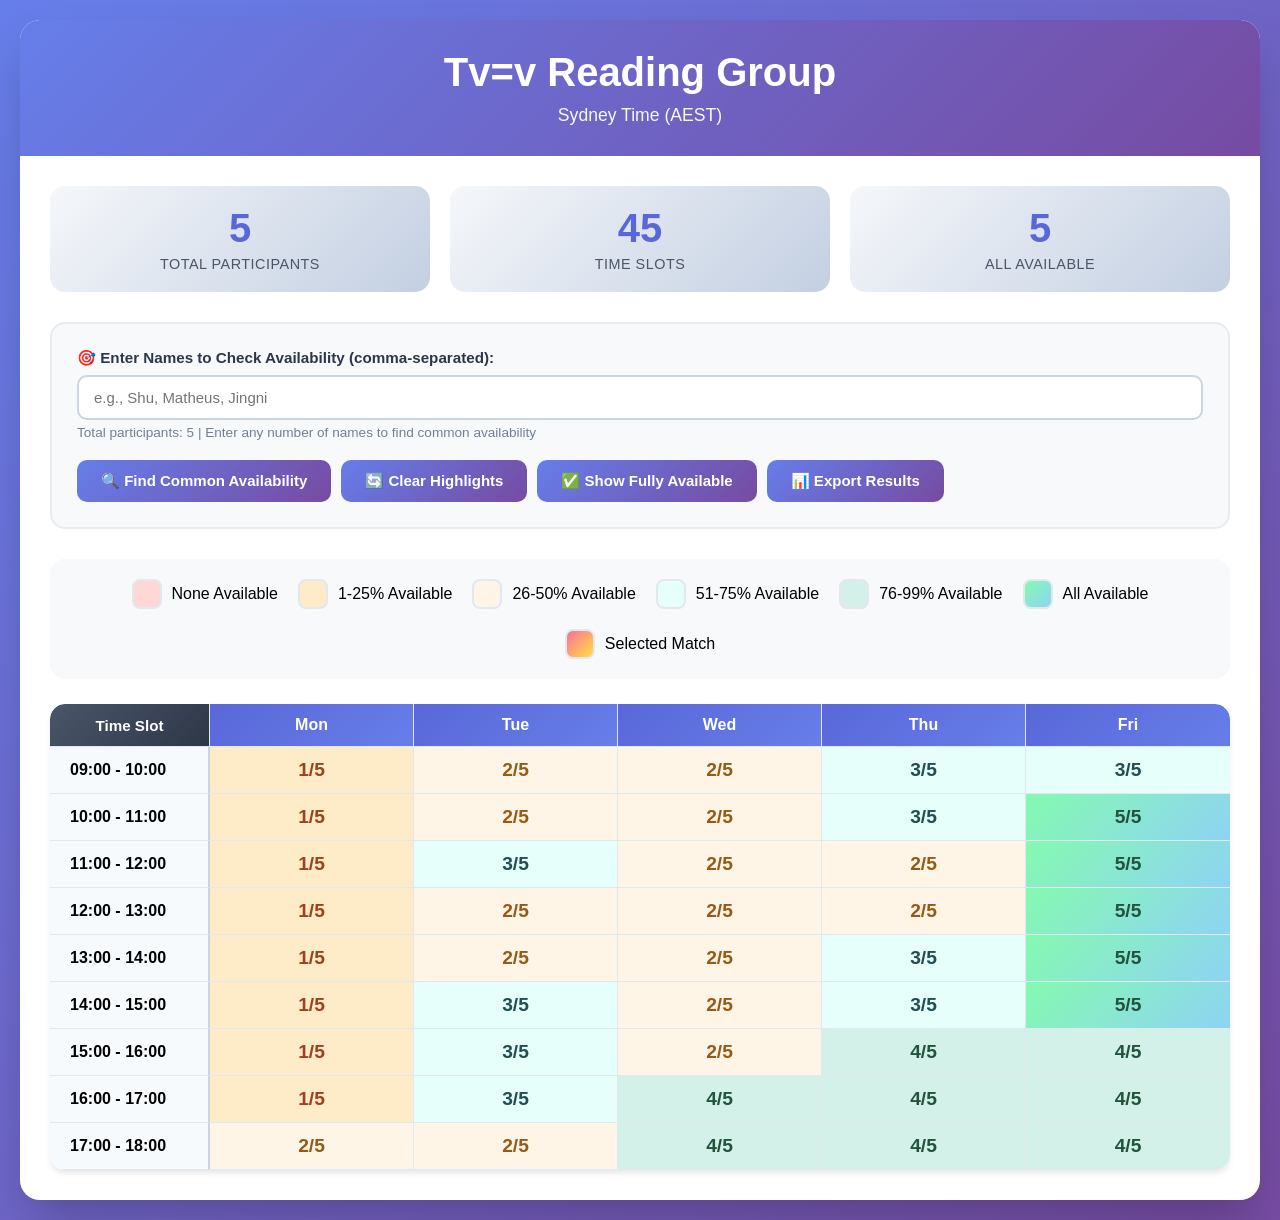
<file: meeting/reading_group_timetable.html>
<!DOCTYPE html>
<html lang="en">
<head>
    <meta charset="UTF-8">
    <meta name="viewport" content="width=device-width, initial-scale=1.0">
    <title>Tv=v Reading Group</title>
    <style>
        * {
            margin: 0;
            padding: 0;
            box-sizing: border-box;
        }
        
        body {
            font-family: -apple-system, BlinkMacSystemFont, 'Segoe UI', Roboto, Oxygen, Ubuntu, sans-serif;
            background: linear-gradient(135deg, #667eea 0%, #764ba2 100%);
            min-height: 100vh;
            padding: 20px;
        }
        
        .container {
            max-width: 1600px;
            margin: 0 auto;
            background: white;
            border-radius: 20px;
            box-shadow: 0 25px 50px -12px rgba(0, 0, 0, 0.25);
            overflow: hidden;
        }
        
        .header {
            background: linear-gradient(135deg, #667eea 0%, #764ba2 100%);
            color: white;
            padding: 30px;
            text-align: center;
        }
        
        h1 {
            font-size: 2.5rem;
            margin-bottom: 10px;
            font-weight: 700;
        }
        
        .subtitle {
            font-size: 1.1rem;
            opacity: 0.95;
        }
        
        .presenter-info {
            background: #e2e8f0;
            color: #2d3748;
            padding: 20px;
            margin: 20px 30px;
            border-radius: 15px;
            border: 2px solid #cbd5e0;
            text-align: center;
        }
        
        .presenter-info h2 {
            margin-bottom: 10px;
            font-size: 1.5rem;
        }
        
        .content {
            padding: 30px;
        }
        
        .stats {
            display: grid;
            grid-template-columns: repeat(auto-fit, minmax(200px, 1fr));
            gap: 20px;
            margin-bottom: 30px;
        }
        
        .stat-card {
            background: linear-gradient(135deg, #f5f7fa 0%, #c3cfe2 100%);
            padding: 20px;
            border-radius: 15px;
            text-align: center;
            transition: transform 0.3s ease;
        }
        
        .stat-card:hover {
            transform: translateY(-5px);
        }
        
        .stat-value {
            font-size: 2.5rem;
            font-weight: bold;
            color: #5a67d8;
            margin-bottom: 5px;
        }
        
        .stat-label {
            color: #4a5568;
            font-size: 0.9rem;
            text-transform: uppercase;
            letter-spacing: 0.5px;
        }
        
        .controls {
            background: #f8f9fa;
            padding: 25px;
            border-radius: 15px;
            margin-bottom: 30px;
            border: 2px solid #e9ecef;
        }
        
        .control-group {
            margin-bottom: 20px;
        }
        
        label {
            display: block;
            font-weight: 600;
            color: #2d3748;
            margin-bottom: 8px;
            font-size: 0.95rem;
        }
        
        input[type="text"] {
            width: 100%;
            padding: 12px 15px;
            border: 2px solid #cbd5e0;
            border-radius: 10px;
            font-size: 15px;
            transition: all 0.3s ease;
        }
        
        input[type="text"]:focus {
            outline: none;
            border-color: #667eea;
            box-shadow: 0 0 0 3px rgba(102, 126, 234, 0.1);
        }
        
        .button-group {
            display: flex;
            gap: 10px;
            flex-wrap: wrap;
        }
        
        button {
            background: linear-gradient(135deg, #667eea 0%, #764ba2 100%);
            color: white;
            border: none;
            padding: 12px 24px;
            border-radius: 10px;
            cursor: pointer;
            font-size: 15px;
            font-weight: 600;
            transition: all 0.3s ease;
            white-space: nowrap;
        }
        
        button:hover {
            transform: translateY(-2px);
            box-shadow: 0 10px 20px rgba(102, 126, 234, 0.3);
        }
        
        button:active {
            transform: translateY(0);
        }
        
        #presenterStatus {
            margin-top: 15px;
            padding: 12px;
            border-radius: 10px;
            font-weight: 600;
            display: none;
        }
        
        #presenterStatus.success {
            background: #d4edda;
            color: #155724;
            border: 1px solid #c3e6cb;
            display: block;
        }
        
        #presenterStatus.error {
            background: #f8d7da;
            color: #721c24;
            border: 1px solid #f5c6cb;
            display: block;
        }
        
        #presenterStatus.warning {
            background: #fff3cd;
            color: #856404;
            border: 1px solid #ffeeba;
            display: block;
        }
        
        .legend {
            display: flex;
            justify-content: center;
            gap: 20px;
            margin: 25px 0;
            flex-wrap: wrap;
            padding: 20px;
            background: #f8f9fa;
            border-radius: 15px;
        }
        
        .legend-item {
            display: flex;
            align-items: center;
            gap: 10px;
        }
        
        .legend-color {
            width: 30px;
            height: 30px;
            border-radius: 8px;
            border: 2px solid #e2e8f0;
        }
        
        .table-wrapper {
            overflow-x: auto;
            border-radius: 15px;
            box-shadow: 0 4px 6px -1px rgba(0, 0, 0, 0.1);
            margin-top: 20px;
        }
        
        table {
            width: 100%;
            border-collapse: separate;
            border-spacing: 0;
            background: white;
            table-layout: fixed; /* Ensure equal column widths for day columns */
        }
        
        th, td {
            padding: 12px;
            text-align: center;
            border-right: 1px solid #e2e8f0;
            border-bottom: 1px solid #e2e8f0;
        }
        
        th {
            background: linear-gradient(135deg, #4a5568 0%, #2d3748 100%);
            color: white;
            font-weight: 600;
            position: sticky;
            top: 0;
            z-index: 10;
            font-size: 0.95rem;
        }
        
        th:first-child {
            border-top-left-radius: 15px;
        }
        
        th:last-child {
            border-top-right-radius: 15px;
            border-right: none;
        }
        
        td:last-child {
            border-right: none;
        }
        
        .day-header {
            background: linear-gradient(135deg, #5a67d8 0%, #667eea 100%);
            font-size: 1rem;
        }
        
        .time-cell {
            background: #f7fafc;
            font-weight: 600;
            text-align: left;
            padding-left: 20px;
            white-space: nowrap;
            position: sticky;
            left: 0;
            z-index: 5;
            border-right: 2px solid #cbd5e0;
            width: 160px; /* Fixed width for time column */
        }
        
        .time-header {
            width: 160px; /* Match time column width */
        }
        
        .count-display {
            font-size: 1.2rem;
            font-weight: 700;
        }
        
        /* Availability color classes */
        .available-0 {
            background-color: #fed7d7;
            color: #9b2c2c;
        }
        
        .available-low {
            background-color: #feebc8;
            color: #9c4221;
        }
        
        .available-medium {
            background-color: #fef5e7;
            color: #975a16;
        }
        
        .available-high {
            background-color: #e6fffa;
            color: #234e52;
        }
        
        .available-most {
            background-color: #d4f1e9;
            color: #22543d;
        }
        
        .available-all {
            background: linear-gradient(135deg, #84fab0 0%, #8fd3f4 100%);
            color: #22543d;
            font-weight: 700;
        }
        
        .presenter-unavailable {
            background: linear-gradient(135deg, #a8a8a8 0%, #c0c0c0 100%) !important;
            color: #2d3748 !important;
            font-weight: 700;
            position: relative;
        }
        
        .presenter-unavailable::after {
            content: "⛔";
            position: absolute;
            top: 5px;
            right: 5px;
            font-size: 0.8rem;
            opacity: 0.7;
        }
        
        .presenter-highlight {
            background: linear-gradient(135deg, #fa709a 0%, #fee140 100%) !important;
            color: #742a2a !important;
            font-weight: 700;
            animation: pulse 2s infinite;
            position: relative;
        }
        
        @keyframes pulse {
            0% {
                box-shadow: 0 0 0 0 rgba(250, 112, 154, 0.7);
            }
            70% {
                box-shadow: 0 0 0 10px rgba(250, 112, 154, 0);
            }
            100% {
                box-shadow: 0 0 0 0 rgba(250, 112, 154, 0);
            }
        }
        
        .empty-cell {
            background: #f7fafc;
            color: #a0aec0;
        }
        
        small {
            display: block;
            margin-top: 5px;
            color: #718096;
            font-size: 0.85rem;
        }
        
        .presenter-list {
            font-size: 0.8rem;
            color: #4a5568;
            margin-top: 3px;
        }
    </style>
</head>
<body>
    <div class="container">
        <div class="header">
            <h1> Tv=v Reading Group</h1>
            <div class="subtitle">Sydney Time (AEST)</div>
        </div>
        
        
        
        <div class="content">
            <div class="stats">
                <div class="stat-card">
                    <div class="stat-value">5</div>
                    <div class="stat-label">Total Participants</div>
                </div>
                <div class="stat-card">
                    <div class="stat-value">45</div>
                    <div class="stat-label">Time Slots</div>
                </div>
                <div class="stat-card">
                    <div class="stat-value">5</div>
                    <div class="stat-label">All Available</div>
                </div>
                
            </div>

            <div class="controls">
                <div class="control-group">
                    <label for="presenterInput">
                        🎯 Enter Names to Check Availability (comma-separated):
                    </label>
                    <input type="text" 
                           id="presenterInput" 
                           placeholder="e.g., Shu, Matheus, Jingni"
                           autocomplete="off">
                    <small>Total participants: 5 | Enter any number of names to find common availability</small>
                </div>
                <div class="button-group">
                    <button onclick="highlightPresenters()">🔍 Find Common Availability</button>
                    <button onclick="clearHighlight()">🔄 Clear Highlights</button>
                    <button onclick="showAllAvailable()">✅ Show Fully Available</button>
                    <button onclick="exportResults()">📊 Export Results</button>
                </div>
                <div id="presenterStatus"></div>
            </div>

            <div class="legend">
                <div class="legend-item">
                    <div class="legend-color available-0"></div>
                    <span>None Available</span>
                </div>
                <div class="legend-item">
                    <div class="legend-color available-low"></div>
                    <span>1-25% Available</span>
                </div>
                <div class="legend-item">
                    <div class="legend-color available-medium"></div>
                    <span>26-50% Available</span>
                </div>
                <div class="legend-item">
                    <div class="legend-color available-high"></div>
                    <span>51-75% Available</span>
                </div>
                <div class="legend-item">
                    <div class="legend-color available-most"></div>
                    <span>76-99% Available</span>
                </div>
                <div class="legend-item">
                    <div class="legend-color available-all"></div>
                    <span>All Available</span>
                </div>
                
                <div class="legend-item">
                    <div class="legend-color presenter-highlight"></div>
                    <span>Selected Match</span>
                </div>
            </div>

            <div class="table-wrapper">
                <table id="availabilityTable">
                    <!-- Table will be generated by JavaScript -->
                </table>
            </div>
        </div>
    </div>

    <script>
        // Data from Python
        const availabilityData = {
  "Mon 2": [
    {
      "time_slot": "Mon 2 Mar 2026 09:00 - 10:00",
      "time_only": "09:00 - 10:00",
      "start_hour": 9,
      "count": 1,
      "participants": [
        "Longye"
      ],
      "total_participants": 5,
      "presenter_unavailable": false,
      "unavailable_presenters": []
    },
    {
      "time_slot": "Mon 2 Mar 2026 10:00 - 11:00",
      "time_only": "10:00 - 11:00",
      "start_hour": 10,
      "count": 1,
      "participants": [
        "Longye"
      ],
      "total_participants": 5,
      "presenter_unavailable": false,
      "unavailable_presenters": []
    },
    {
      "time_slot": "Mon 2 Mar 2026 11:00 - 12:00",
      "time_only": "11:00 - 12:00",
      "start_hour": 11,
      "count": 1,
      "participants": [
        "Nisha"
      ],
      "total_participants": 5,
      "presenter_unavailable": false,
      "unavailable_presenters": []
    },
    {
      "time_slot": "Mon 2 Mar 2026 12:00 - 13:00",
      "time_only": "12:00 - 13:00",
      "start_hour": 12,
      "count": 1,
      "participants": [
        "Nisha"
      ],
      "total_participants": 5,
      "presenter_unavailable": false,
      "unavailable_presenters": []
    },
    {
      "time_slot": "Mon 2 Mar 2026 13:00 - 14:00",
      "time_only": "13:00 - 14:00",
      "start_hour": 13,
      "count": 1,
      "participants": [
        "Nisha"
      ],
      "total_participants": 5,
      "presenter_unavailable": false,
      "unavailable_presenters": []
    },
    {
      "time_slot": "Mon 2 Mar 2026 14:00 - 15:00",
      "time_only": "14:00 - 15:00",
      "start_hour": 14,
      "count": 1,
      "participants": [
        "Nisha"
      ],
      "total_participants": 5,
      "presenter_unavailable": false,
      "unavailable_presenters": []
    },
    {
      "time_slot": "Mon 2 Mar 2026 15:00 - 16:00",
      "time_only": "15:00 - 16:00",
      "start_hour": 15,
      "count": 1,
      "participants": [
        "Nisha"
      ],
      "total_participants": 5,
      "presenter_unavailable": false,
      "unavailable_presenters": []
    },
    {
      "time_slot": "Mon 2 Mar 2026 16:00 - 17:00",
      "time_only": "16:00 - 17:00",
      "start_hour": 16,
      "count": 1,
      "participants": [
        "Nisha"
      ],
      "total_participants": 5,
      "presenter_unavailable": false,
      "unavailable_presenters": []
    },
    {
      "time_slot": "Mon 2 Mar 2026 17:00 - 18:00",
      "time_only": "17:00 - 18:00",
      "start_hour": 17,
      "count": 2,
      "participants": [
        "Nisha",
        "Longye"
      ],
      "total_participants": 5,
      "presenter_unavailable": false,
      "unavailable_presenters": []
    }
  ],
  "Tue 3": [
    {
      "time_slot": "Tue 3 Mar 2026 09:00 - 10:00",
      "time_only": "09:00 - 10:00",
      "start_hour": 9,
      "count": 2,
      "participants": [
        "Nisha",
        "Longye"
      ],
      "total_participants": 5,
      "presenter_unavailable": false,
      "unavailable_presenters": []
    },
    {
      "time_slot": "Tue 3 Mar 2026 10:00 - 11:00",
      "time_only": "10:00 - 11:00",
      "start_hour": 10,
      "count": 2,
      "participants": [
        "Nisha",
        "Longye"
      ],
      "total_participants": 5,
      "presenter_unavailable": false,
      "unavailable_presenters": []
    },
    {
      "time_slot": "Tue 3 Mar 2026 11:00 - 12:00",
      "time_only": "11:00 - 12:00",
      "start_hour": 11,
      "count": 3,
      "participants": [
        "Matheus",
        "Nisha",
        "Longye"
      ],
      "total_participants": 5,
      "presenter_unavailable": false,
      "unavailable_presenters": []
    },
    {
      "time_slot": "Tue 3 Mar 2026 12:00 - 13:00",
      "time_only": "12:00 - 13:00",
      "start_hour": 12,
      "count": 2,
      "participants": [
        "Matheus",
        "Nisha"
      ],
      "total_participants": 5,
      "presenter_unavailable": false,
      "unavailable_presenters": []
    },
    {
      "time_slot": "Tue 3 Mar 2026 13:00 - 14:00",
      "time_only": "13:00 - 14:00",
      "start_hour": 13,
      "count": 2,
      "participants": [
        "Matheus",
        "Nisha"
      ],
      "total_participants": 5,
      "presenter_unavailable": false,
      "unavailable_presenters": []
    },
    {
      "time_slot": "Tue 3 Mar 2026 14:00 - 15:00",
      "time_only": "14:00 - 15:00",
      "start_hour": 14,
      "count": 3,
      "participants": [
        "Matheus",
        "Nisha",
        "Longye"
      ],
      "total_participants": 5,
      "presenter_unavailable": false,
      "unavailable_presenters": []
    },
    {
      "time_slot": "Tue 3 Mar 2026 15:00 - 16:00",
      "time_only": "15:00 - 16:00",
      "start_hour": 15,
      "count": 3,
      "participants": [
        "Matheus",
        "Nisha",
        "Longye"
      ],
      "total_participants": 5,
      "presenter_unavailable": false,
      "unavailable_presenters": []
    },
    {
      "time_slot": "Tue 3 Mar 2026 16:00 - 17:00",
      "time_only": "16:00 - 17:00",
      "start_hour": 16,
      "count": 3,
      "participants": [
        "Matheus",
        "Nisha",
        "Longye"
      ],
      "total_participants": 5,
      "presenter_unavailable": false,
      "unavailable_presenters": []
    },
    {
      "time_slot": "Tue 3 Mar 2026 17:00 - 18:00",
      "time_only": "17:00 - 18:00",
      "start_hour": 17,
      "count": 2,
      "participants": [
        "Nisha",
        "Longye"
      ],
      "total_participants": 5,
      "presenter_unavailable": false,
      "unavailable_presenters": []
    }
  ],
  "Wed 4": [
    {
      "time_slot": "Wed 4 Mar 2026 09:00 - 10:00",
      "time_only": "09:00 - 10:00",
      "start_hour": 9,
      "count": 2,
      "participants": [
        "Matheus",
        "Longye"
      ],
      "total_participants": 5,
      "presenter_unavailable": false,
      "unavailable_presenters": []
    },
    {
      "time_slot": "Wed 4 Mar 2026 10:00 - 11:00",
      "time_only": "10:00 - 11:00",
      "start_hour": 10,
      "count": 2,
      "participants": [
        "Matheus",
        "Longye"
      ],
      "total_participants": 5,
      "presenter_unavailable": false,
      "unavailable_presenters": []
    },
    {
      "time_slot": "Wed 4 Mar 2026 11:00 - 12:00",
      "time_only": "11:00 - 12:00",
      "start_hour": 11,
      "count": 2,
      "participants": [
        "Jingni",
        "Longye"
      ],
      "total_participants": 5,
      "presenter_unavailable": false,
      "unavailable_presenters": []
    },
    {
      "time_slot": "Wed 4 Mar 2026 12:00 - 13:00",
      "time_only": "12:00 - 13:00",
      "start_hour": 12,
      "count": 2,
      "participants": [
        "Jingni",
        "Longye"
      ],
      "total_participants": 5,
      "presenter_unavailable": false,
      "unavailable_presenters": []
    },
    {
      "time_slot": "Wed 4 Mar 2026 13:00 - 14:00",
      "time_only": "13:00 - 14:00",
      "start_hour": 13,
      "count": 2,
      "participants": [
        "Jingni",
        "Longye"
      ],
      "total_participants": 5,
      "presenter_unavailable": false,
      "unavailable_presenters": []
    },
    {
      "time_slot": "Wed 4 Mar 2026 14:00 - 15:00",
      "time_only": "14:00 - 15:00",
      "start_hour": 14,
      "count": 2,
      "participants": [
        "Matheus",
        "Longye"
      ],
      "total_participants": 5,
      "presenter_unavailable": false,
      "unavailable_presenters": []
    },
    {
      "time_slot": "Wed 4 Mar 2026 15:00 - 16:00",
      "time_only": "15:00 - 16:00",
      "start_hour": 15,
      "count": 2,
      "participants": [
        "Matheus",
        "Longye"
      ],
      "total_participants": 5,
      "presenter_unavailable": false,
      "unavailable_presenters": []
    },
    {
      "time_slot": "Wed 4 Mar 2026 16:00 - 17:00",
      "time_only": "16:00 - 17:00",
      "start_hour": 16,
      "count": 4,
      "participants": [
        "Shu",
        "Matheus",
        "Nisha",
        "Longye"
      ],
      "total_participants": 5,
      "presenter_unavailable": false,
      "unavailable_presenters": []
    },
    {
      "time_slot": "Wed 4 Mar 2026 17:00 - 18:00",
      "time_only": "17:00 - 18:00",
      "start_hour": 17,
      "count": 4,
      "participants": [
        "Shu",
        "Matheus",
        "Nisha",
        "Longye"
      ],
      "total_participants": 5,
      "presenter_unavailable": false,
      "unavailable_presenters": []
    }
  ],
  "Thu 5": [
    {
      "time_slot": "Thu 5 Mar 2026 09:00 - 10:00",
      "time_only": "09:00 - 10:00",
      "start_hour": 9,
      "count": 3,
      "participants": [
        "Matheus",
        "Nisha",
        "Longye"
      ],
      "total_participants": 5,
      "presenter_unavailable": false,
      "unavailable_presenters": []
    },
    {
      "time_slot": "Thu 5 Mar 2026 10:00 - 11:00",
      "time_only": "10:00 - 11:00",
      "start_hour": 10,
      "count": 3,
      "participants": [
        "Matheus",
        "Nisha",
        "Longye"
      ],
      "total_participants": 5,
      "presenter_unavailable": false,
      "unavailable_presenters": []
    },
    {
      "time_slot": "Thu 5 Mar 2026 11:00 - 12:00",
      "time_only": "11:00 - 12:00",
      "start_hour": 11,
      "count": 2,
      "participants": [
        "Matheus",
        "Nisha"
      ],
      "total_participants": 5,
      "presenter_unavailable": false,
      "unavailable_presenters": []
    },
    {
      "time_slot": "Thu 5 Mar 2026 12:00 - 13:00",
      "time_only": "12:00 - 13:00",
      "start_hour": 12,
      "count": 2,
      "participants": [
        "Matheus",
        "Nisha"
      ],
      "total_participants": 5,
      "presenter_unavailable": false,
      "unavailable_presenters": []
    },
    {
      "time_slot": "Thu 5 Mar 2026 13:00 - 14:00",
      "time_only": "13:00 - 14:00",
      "start_hour": 13,
      "count": 3,
      "participants": [
        "Matheus",
        "Jingni",
        "Nisha"
      ],
      "total_participants": 5,
      "presenter_unavailable": false,
      "unavailable_presenters": []
    },
    {
      "time_slot": "Thu 5 Mar 2026 14:00 - 15:00",
      "time_only": "14:00 - 15:00",
      "start_hour": 14,
      "count": 3,
      "participants": [
        "Matheus",
        "Jingni",
        "Nisha"
      ],
      "total_participants": 5,
      "presenter_unavailable": false,
      "unavailable_presenters": []
    },
    {
      "time_slot": "Thu 5 Mar 2026 15:00 - 16:00",
      "time_only": "15:00 - 16:00",
      "start_hour": 15,
      "count": 4,
      "participants": [
        "Shu",
        "Matheus",
        "Jingni",
        "Nisha"
      ],
      "total_participants": 5,
      "presenter_unavailable": false,
      "unavailable_presenters": []
    },
    {
      "time_slot": "Thu 5 Mar 2026 16:00 - 17:00",
      "time_only": "16:00 - 17:00",
      "start_hour": 16,
      "count": 4,
      "participants": [
        "Shu",
        "Matheus",
        "Jingni",
        "Nisha"
      ],
      "total_participants": 5,
      "presenter_unavailable": false,
      "unavailable_presenters": []
    },
    {
      "time_slot": "Thu 5 Mar 2026 17:00 - 18:00",
      "time_only": "17:00 - 18:00",
      "start_hour": 17,
      "count": 4,
      "participants": [
        "Shu",
        "Jingni",
        "Nisha",
        "Longye"
      ],
      "total_participants": 5,
      "presenter_unavailable": false,
      "unavailable_presenters": []
    }
  ],
  "Fri 6": [
    {
      "time_slot": "Fri 6 Mar 2026 09:00 - 10:00",
      "time_only": "09:00 - 10:00",
      "start_hour": 9,
      "count": 3,
      "participants": [
        "Jingni",
        "Nisha",
        "Longye"
      ],
      "total_participants": 5,
      "presenter_unavailable": false,
      "unavailable_presenters": []
    },
    {
      "time_slot": "Fri 6 Mar 2026 10:00 - 11:00",
      "time_only": "10:00 - 11:00",
      "start_hour": 10,
      "count": 5,
      "participants": [
        "Shu",
        "Matheus",
        "Jingni",
        "Nisha",
        "Longye"
      ],
      "total_participants": 5,
      "presenter_unavailable": false,
      "unavailable_presenters": []
    },
    {
      "time_slot": "Fri 6 Mar 2026 11:00 - 12:00",
      "time_only": "11:00 - 12:00",
      "start_hour": 11,
      "count": 5,
      "participants": [
        "Shu",
        "Matheus",
        "Jingni",
        "Nisha",
        "Longye"
      ],
      "total_participants": 5,
      "presenter_unavailable": false,
      "unavailable_presenters": []
    },
    {
      "time_slot": "Fri 6 Mar 2026 12:00 - 13:00",
      "time_only": "12:00 - 13:00",
      "start_hour": 12,
      "count": 5,
      "participants": [
        "Shu",
        "Matheus",
        "Jingni",
        "Nisha",
        "Longye"
      ],
      "total_participants": 5,
      "presenter_unavailable": false,
      "unavailable_presenters": []
    },
    {
      "time_slot": "Fri 6 Mar 2026 13:00 - 14:00",
      "time_only": "13:00 - 14:00",
      "start_hour": 13,
      "count": 5,
      "participants": [
        "Shu",
        "Matheus",
        "Jingni",
        "Nisha",
        "Longye"
      ],
      "total_participants": 5,
      "presenter_unavailable": false,
      "unavailable_presenters": []
    },
    {
      "time_slot": "Fri 6 Mar 2026 14:00 - 15:00",
      "time_only": "14:00 - 15:00",
      "start_hour": 14,
      "count": 5,
      "participants": [
        "Shu",
        "Matheus",
        "Jingni",
        "Nisha",
        "Longye"
      ],
      "total_participants": 5,
      "presenter_unavailable": false,
      "unavailable_presenters": []
    },
    {
      "time_slot": "Fri 6 Mar 2026 15:00 - 16:00",
      "time_only": "15:00 - 16:00",
      "start_hour": 15,
      "count": 4,
      "participants": [
        "Matheus",
        "Jingni",
        "Nisha",
        "Longye"
      ],
      "total_participants": 5,
      "presenter_unavailable": false,
      "unavailable_presenters": []
    },
    {
      "time_slot": "Fri 6 Mar 2026 16:00 - 17:00",
      "time_only": "16:00 - 17:00",
      "start_hour": 16,
      "count": 4,
      "participants": [
        "Matheus",
        "Jingni",
        "Nisha",
        "Longye"
      ],
      "total_participants": 5,
      "presenter_unavailable": false,
      "unavailable_presenters": []
    },
    {
      "time_slot": "Fri 6 Mar 2026 17:00 - 18:00",
      "time_only": "17:00 - 18:00",
      "start_hour": 17,
      "count": 4,
      "participants": [
        "Matheus",
        "Jingni",
        "Nisha",
        "Longye"
      ],
      "total_participants": 5,
      "presenter_unavailable": false,
      "unavailable_presenters": []
    }
  ]
};
        const participants = ["Shu", "Matheus", "Jingni", "Nisha", "Longye"];
        const totalParticipants = participants.length;
        const presenterNames = null;
        
        // Build the table
        function buildTable() {
            const table = document.getElementById('availabilityTable');
            table.innerHTML = '';
            
            // Get all days and sort them
            const days = Object.keys(availabilityData).sort((a, b) => {
                const dayOrder = {'Sun': 0, 'Mon': 1, 'Tue': 2, 'Wed': 3, 'Thu': 4, 'Fri': 5, 'Sat': 6};
                const dayA = a.split(' ')[0];
                const dayB = b.split(' ')[0];
                const dateA = parseInt(a.split(' ')[1]);
                const dateB = parseInt(b.split(' ')[1]);
                
                if (dayOrder[dayA] !== dayOrder[dayB]) {
                    return dayOrder[dayA] - dayOrder[dayB];
                }
                return dateA - dateB;
            });
            
            // Create header row
            const headerRow = document.createElement('tr');
            const timeHeader = document.createElement('th');
            timeHeader.textContent = 'Time Slot';
            timeHeader.className = 'time-header';
            headerRow.appendChild(timeHeader);
            
            days.forEach(day => {
                const dayHeader = document.createElement('th');
                dayHeader.textContent = day.split(' ')[0];
                dayHeader.className = 'day-header';
                headerRow.appendChild(dayHeader);
            });
            table.appendChild(headerRow);
            
            // Get all unique time slots with proper sorting
            const timeSlotMap = new Map();
            
            days.forEach(day => {
                availabilityData[day].forEach(slot => {
                    if (!timeSlotMap.has(slot.time_only)) {
                        // Parse the time for sorting - handle both 24h and 12h formats
                        let hour24;
                        
                        // Try 24-hour format first (e.g., "14:00 - 15:00")
                        const match24h = slot.time_only.match(/(\d{1,2}):00\s*-\s*\d{1,2}:00/);
                        if (match24h && !slot.time_only.includes('AM') && !slot.time_only.includes('PM')) {
                            hour24 = parseInt(match24h[1], 10);
                        } else {
                            // Try 12-hour format (e.g., "2:00 PM - 3:00 PM")
                            const match12h = slot.time_only.match(/(\d{1,2}):00\s*(AM|PM)/);
                            if (match12h) {
                                let hour = parseInt(match12h[1], 10);
                                const period = match12h[2];
                                
                                if (period === 'AM') {
                                    hour24 = (hour === 12) ? 0 : hour;
                                } else {
                                    hour24 = (hour === 12) ? 12 : hour + 12;
                                }
                            } else {
                                hour24 = 0; // Default if parsing fails
                            }
                        }
                        
                        timeSlotMap.set(slot.time_only, hour24);
                    }
                });
            });
            
            // Sort time slots by their 24-hour value
            const sortedTimeSlots = Array.from(timeSlotMap.entries())
                .sort((a, b) => a[1] - b[1])
                .map(entry => entry[0]);
            
            // Log for debugging
            console.log('Time slots in chronological order:');
            sortedTimeSlots.forEach((slot, idx) => {
                console.log(`${idx + 1}. ${slot} (Hour: ${timeSlotMap.get(slot)})`);
            });
            
            // Create rows for each time slot
            sortedTimeSlots.forEach(timeSlot => {
                const row = document.createElement('tr');
                
                // Time cell
                const timeCell = document.createElement('td');
                timeCell.textContent = timeSlot;
                timeCell.className = 'time-cell';
                row.appendChild(timeCell);
                
                // Data cells for each day
                days.forEach(day => {
                    const cell = document.createElement('td');
                    const slotData = availabilityData[day].find(s => s.time_only === timeSlot);
                    
                    if (slotData) {
                        const percentage = (slotData.count / totalParticipants) * 100;
                        let className = 'available-0';
                        
                        // Check if any presenter is unavailable
                        if (slotData.presenter_unavailable) {
                            className = 'presenter-unavailable';
                        } else if (slotData.count === 0) {
                            className = 'available-0';
                        } else if (slotData.count === totalParticipants) {
                            className = 'available-all';
                        } else if (percentage <= 25) {
                            className = 'available-low';
                        } else if (percentage <= 50) {
                            className = 'available-medium';
                        } else if (percentage <= 75) {
                            className = 'available-high';
                        } else {
                            className = 'available-most';
                        }
                        
                        cell.className = className;
                        let cellContent = `<div class="count-display">${slotData.count}/${totalParticipants}</div>`;
                        
                        // Add presenter info if any are unavailable
                        if (slotData.presenter_unavailable && slotData.unavailable_presenters && slotData.unavailable_presenters.length > 0) {
                            const unavailableList = slotData.unavailable_presenters.join(', ');
                            cellContent += `<div class="presenter-list">❌ ${unavailableList}</div>`;
                        }
                        
                        cell.innerHTML = cellContent;
                        cell.dataset.participants = JSON.stringify(slotData.participants);
                        cell.dataset.count = slotData.count;
                        cell.dataset.timeSlot = `${day} Sep ${timeSlot}`;
                        cell.dataset.presenterUnavailable = slotData.presenter_unavailable ? 'true' : 'false';
                        cell.dataset.unavailablePresenters = JSON.stringify(slotData.unavailable_presenters || []);
                    } else {
                        cell.className = 'empty-cell';
                        cell.textContent = '-';
                    }
                    
                    row.appendChild(cell);
                });
                
                table.appendChild(row);
            });
        }
        
        function highlightPresenters() {
            const input = document.getElementById('presenterInput').value;
            const status = document.getElementById('presenterStatus');
            
            if (!input.trim()) {
                status.className = 'warning';
                status.textContent = '⚠️ Please enter at least one name to check availability';
                return;
            }
            
            // Parse input names
            const requestedNames = input.split(',').map(p => p.trim()).filter(p => p);
            const requestedNamesLower = requestedNames.map(n => n.toLowerCase());
            
            // Check which names are valid participants
            const participantsLower = participants.map(p => p.toLowerCase());
            const validNames = [];
            const invalidNames = [];
            
            requestedNames.forEach((name, idx) => {
                const lowerName = requestedNamesLower[idx];
                const matchIndex = participantsLower.indexOf(lowerName);
                if (matchIndex !== -1) {
                    validNames.push(participants[matchIndex]);
                } else {
                    invalidNames.push(name);
                }
            });
            
            if (invalidNames.length > 0) {
                status.className = 'error';
                status.textContent = `❌ Unknown participant(s): ${invalidNames.join(', ')}. Valid participants: ${participants.join(', ')}`;
                return;
            }
            
            if (validNames.length === 0) {
                status.className = 'error';
                status.textContent = '❌ No valid participants found';
                return;
            }
            
            // Clear previous highlights
            clearHighlight();
            
            // Find matching slots (excluding presenter unavailable slots)
            let foundCount = 0;
            const matchingSlots = [];
            const cells = document.querySelectorAll('td[data-participants]');
            
            cells.forEach(cell => {
                // Skip if any presenter is unavailable for this slot
                if (cell.dataset.presenterUnavailable === 'true') {
                    return;
                }
                
                const cellParticipants = JSON.parse(cell.dataset.participants).map(p => p.toLowerCase());
                const allRequestedAvailable = validNames.every(name => 
                    cellParticipants.includes(name.toLowerCase())
                );
                
                if (allRequestedAvailable) {
                    cell.classList.add('presenter-highlight');
                    foundCount++;
                    if (cell.dataset.timeSlot) {
                        matchingSlots.push(cell.dataset.timeSlot);
                    }
                }
            });
            
            // Update status message
            if (foundCount > 0) {
                status.className = 'success';
                const namesList = validNames.length === 1 ? validNames[0] : 
                    validNames.length === 2 ? `${validNames[0]} and ${validNames[1]}` :
                    `all ${validNames.length} selected participants`;
                const presenterNote = presenterNames ? ' (excluding slots where presenter(s) unavailable)' : '';
                status.innerHTML = `✅ Found <strong>${foundCount}</strong> time slot(s) where ${namesList} are available${presenterNote}`;
            } else {
                status.className = 'error';
                const presenterNote = presenterNames ? ' (excluding slots where presenter(s) unavailable)' : '';
                status.textContent = `❌ No time slots found where all selected participants are simultaneously available${presenterNote}`;
            }
        }
        
        function clearHighlight() {
            document.querySelectorAll('.presenter-highlight').forEach(cell => {
                cell.classList.remove('presenter-highlight');
            });
            document.getElementById('presenterStatus').className = '';
            document.getElementById('presenterStatus').textContent = '';
        }
        
        function showAllAvailable() {
            clearHighlight();
            let count = 0;
            const matchingSlots = [];
            
            const cells = document.querySelectorAll('td[data-count]');
            cells.forEach(cell => {
                // Skip if any presenter is unavailable for this slot
                if (cell.dataset.presenterUnavailable === 'true') {
                    return;
                }
                
                if (parseInt(cell.dataset.count) === totalParticipants) {
                    cell.classList.add('presenter-highlight');
                    count++;
                    if (cell.dataset.timeSlot) {
                        matchingSlots.push(cell.dataset.timeSlot);
                    }
                }
            });
            
            const status = document.getElementById('presenterStatus');
            if (count > 0) {
                const presenterNote = presenterNames ? ' (excluding slots where presenter(s) unavailable)' : '';
                status.className = 'success';
                status.innerHTML = `✅ Highlighting <strong>${count}</strong> time slot(s) where all <strong>${totalParticipants}</strong> participants are available${presenterNote}`;
            } else {
                status.className = 'warning';
                status.textContent = '⚠️ No time slots found where all participants are available';
            }
        }
        
        function exportResults() {
            const highlighted = document.querySelectorAll('.presenter-highlight');
            if (highlighted.length === 0) {
                alert('Please select participants or show all available slots first');
                return;
            }
            
            let csvContent = 'Time Slot,Available Count,Participants,Presenter(s) Unavailable\n';
            highlighted.forEach(cell => {
                if (cell.dataset.timeSlot && cell.dataset.participants) {
                    const participants = JSON.parse(cell.dataset.participants).join('; ');
                    const unavailablePresenters = JSON.parse(cell.dataset.unavailablePresenters || '[]').join('; ') || 'None';
                    csvContent += `"${cell.dataset.timeSlot}","${cell.dataset.count}/${totalParticipants}","${participants}","${unavailablePresenters}"\n`;
                }
            });
            
            // Create download link
            const blob = new Blob([csvContent], { type: 'text/csv' });
            const url = window.URL.createObjectURL(blob);
            const a = document.createElement('a');
            a.href = url;
            a.download = 'availability_results.csv';
            a.click();
            window.URL.revokeObjectURL(url);
        }
        
        // Build table on load
        buildTable();
        
        // Add enter key support for input
        document.getElementById('presenterInput').addEventListener('keypress', function(e) {
            if (e.key === 'Enter') {
                highlightPresenters();
            }
        });
    </script>
</body>
</html>
</file>
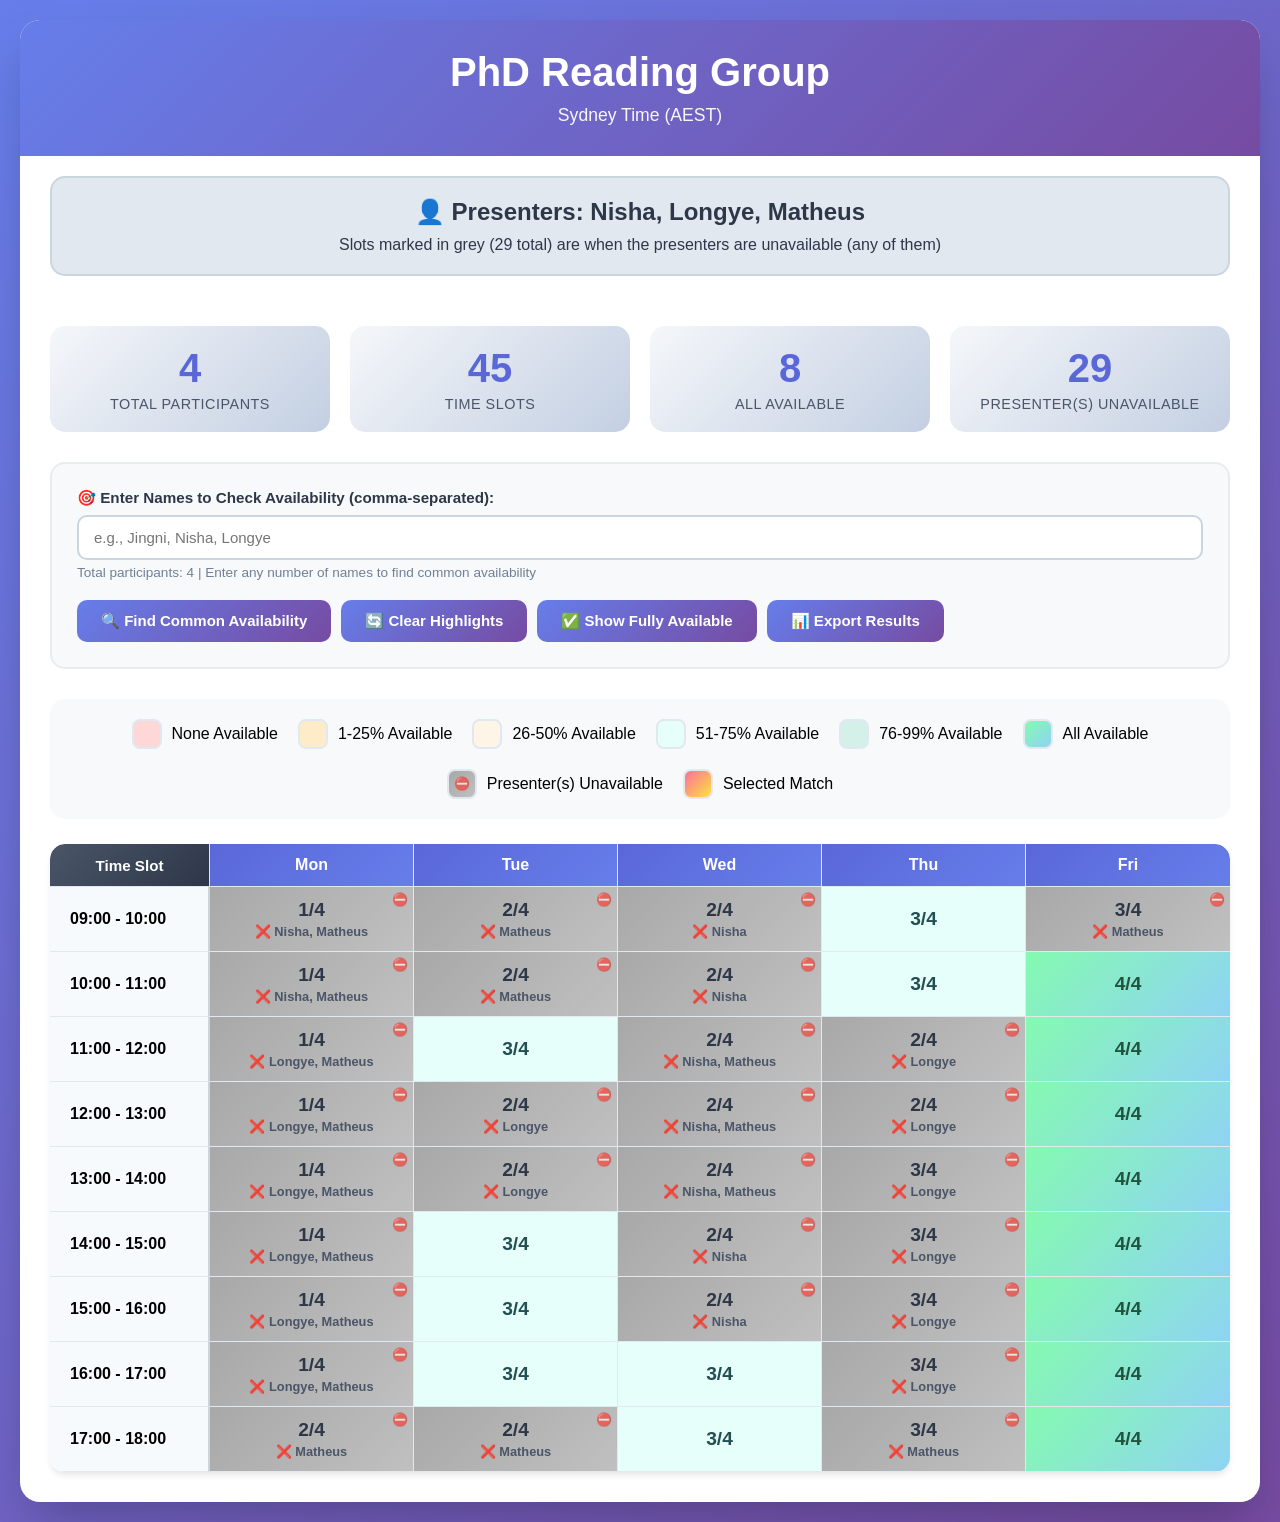
<file: meeting/reading_group_timetable_phd.html>
<!DOCTYPE html>
<html lang="en">
<head>
    <meta charset="UTF-8">
    <meta name="viewport" content="width=device-width, initial-scale=1.0">
    <title>PhD Reading Group</title>
    <style>
        * {
            margin: 0;
            padding: 0;
            box-sizing: border-box;
        }
        
        body {
            font-family: -apple-system, BlinkMacSystemFont, 'Segoe UI', Roboto, Oxygen, Ubuntu, sans-serif;
            background: linear-gradient(135deg, #667eea 0%, #764ba2 100%);
            min-height: 100vh;
            padding: 20px;
        }
        
        .container {
            max-width: 1600px;
            margin: 0 auto;
            background: white;
            border-radius: 20px;
            box-shadow: 0 25px 50px -12px rgba(0, 0, 0, 0.25);
            overflow: hidden;
        }
        
        .header {
            background: linear-gradient(135deg, #667eea 0%, #764ba2 100%);
            color: white;
            padding: 30px;
            text-align: center;
        }
        
        h1 {
            font-size: 2.5rem;
            margin-bottom: 10px;
            font-weight: 700;
        }
        
        .subtitle {
            font-size: 1.1rem;
            opacity: 0.95;
        }
        
        .presenter-info {
            background: #e2e8f0;
            color: #2d3748;
            padding: 20px;
            margin: 20px 30px;
            border-radius: 15px;
            border: 2px solid #cbd5e0;
            text-align: center;
        }
        
        .presenter-info h2 {
            margin-bottom: 10px;
            font-size: 1.5rem;
        }
        
        .content {
            padding: 30px;
        }
        
        .stats {
            display: grid;
            grid-template-columns: repeat(auto-fit, minmax(200px, 1fr));
            gap: 20px;
            margin-bottom: 30px;
        }
        
        .stat-card {
            background: linear-gradient(135deg, #f5f7fa 0%, #c3cfe2 100%);
            padding: 20px;
            border-radius: 15px;
            text-align: center;
            transition: transform 0.3s ease;
        }
        
        .stat-card:hover {
            transform: translateY(-5px);
        }
        
        .stat-value {
            font-size: 2.5rem;
            font-weight: bold;
            color: #5a67d8;
            margin-bottom: 5px;
        }
        
        .stat-label {
            color: #4a5568;
            font-size: 0.9rem;
            text-transform: uppercase;
            letter-spacing: 0.5px;
        }
        
        .controls {
            background: #f8f9fa;
            padding: 25px;
            border-radius: 15px;
            margin-bottom: 30px;
            border: 2px solid #e9ecef;
        }
        
        .control-group {
            margin-bottom: 20px;
        }
        
        label {
            display: block;
            font-weight: 600;
            color: #2d3748;
            margin-bottom: 8px;
            font-size: 0.95rem;
        }
        
        input[type="text"] {
            width: 100%;
            padding: 12px 15px;
            border: 2px solid #cbd5e0;
            border-radius: 10px;
            font-size: 15px;
            transition: all 0.3s ease;
        }
        
        input[type="text"]:focus {
            outline: none;
            border-color: #667eea;
            box-shadow: 0 0 0 3px rgba(102, 126, 234, 0.1);
        }
        
        .button-group {
            display: flex;
            gap: 10px;
            flex-wrap: wrap;
        }
        
        button {
            background: linear-gradient(135deg, #667eea 0%, #764ba2 100%);
            color: white;
            border: none;
            padding: 12px 24px;
            border-radius: 10px;
            cursor: pointer;
            font-size: 15px;
            font-weight: 600;
            transition: all 0.3s ease;
            white-space: nowrap;
        }
        
        button:hover {
            transform: translateY(-2px);
            box-shadow: 0 10px 20px rgba(102, 126, 234, 0.3);
        }
        
        button:active {
            transform: translateY(0);
        }
        
        #presenterStatus {
            margin-top: 15px;
            padding: 12px;
            border-radius: 10px;
            font-weight: 600;
            display: none;
        }
        
        #presenterStatus.success {
            background: #d4edda;
            color: #155724;
            border: 1px solid #c3e6cb;
            display: block;
        }
        
        #presenterStatus.error {
            background: #f8d7da;
            color: #721c24;
            border: 1px solid #f5c6cb;
            display: block;
        }
        
        #presenterStatus.warning {
            background: #fff3cd;
            color: #856404;
            border: 1px solid #ffeeba;
            display: block;
        }
        
        .legend {
            display: flex;
            justify-content: center;
            gap: 20px;
            margin: 25px 0;
            flex-wrap: wrap;
            padding: 20px;
            background: #f8f9fa;
            border-radius: 15px;
        }
        
        .legend-item {
            display: flex;
            align-items: center;
            gap: 10px;
        }
        
        .legend-color {
            width: 30px;
            height: 30px;
            border-radius: 8px;
            border: 2px solid #e2e8f0;
        }
        
        .table-wrapper {
            overflow-x: auto;
            border-radius: 15px;
            box-shadow: 0 4px 6px -1px rgba(0, 0, 0, 0.1);
            margin-top: 20px;
        }
        
        table {
            width: 100%;
            border-collapse: separate;
            border-spacing: 0;
            background: white;
            table-layout: fixed; /* Ensure equal column widths for day columns */
        }
        
        th, td {
            padding: 12px;
            text-align: center;
            border-right: 1px solid #e2e8f0;
            border-bottom: 1px solid #e2e8f0;
        }
        
        th {
            background: linear-gradient(135deg, #4a5568 0%, #2d3748 100%);
            color: white;
            font-weight: 600;
            position: sticky;
            top: 0;
            z-index: 10;
            font-size: 0.95rem;
        }
        
        th:first-child {
            border-top-left-radius: 15px;
        }
        
        th:last-child {
            border-top-right-radius: 15px;
            border-right: none;
        }
        
        td:last-child {
            border-right: none;
        }
        
        .day-header {
            background: linear-gradient(135deg, #5a67d8 0%, #667eea 100%);
            font-size: 1rem;
        }
        
        .time-cell {
            background: #f7fafc;
            font-weight: 600;
            text-align: left;
            padding-left: 20px;
            white-space: nowrap;
            position: sticky;
            left: 0;
            z-index: 5;
            border-right: 2px solid #cbd5e0;
            width: 160px; /* Fixed width for time column */
        }
        
        .time-header {
            width: 160px; /* Match time column width */
        }
        
        .count-display {
            font-size: 1.2rem;
            font-weight: 700;
        }
        
        /* Availability color classes */
        .available-0 {
            background-color: #fed7d7;
            color: #9b2c2c;
        }
        
        .available-low {
            background-color: #feebc8;
            color: #9c4221;
        }
        
        .available-medium {
            background-color: #fef5e7;
            color: #975a16;
        }
        
        .available-high {
            background-color: #e6fffa;
            color: #234e52;
        }
        
        .available-most {
            background-color: #d4f1e9;
            color: #22543d;
        }
        
        .available-all {
            background: linear-gradient(135deg, #84fab0 0%, #8fd3f4 100%);
            color: #22543d;
            font-weight: 700;
        }
        
        .presenter-unavailable {
            background: linear-gradient(135deg, #a8a8a8 0%, #c0c0c0 100%) !important;
            color: #2d3748 !important;
            font-weight: 700;
            position: relative;
        }
        
        .presenter-unavailable::after {
            content: "⛔";
            position: absolute;
            top: 5px;
            right: 5px;
            font-size: 0.8rem;
            opacity: 0.7;
        }
        
        .presenter-highlight {
            background: linear-gradient(135deg, #fa709a 0%, #fee140 100%) !important;
            color: #742a2a !important;
            font-weight: 700;
            animation: pulse 2s infinite;
            position: relative;
        }
        
        @keyframes pulse {
            0% {
                box-shadow: 0 0 0 0 rgba(250, 112, 154, 0.7);
            }
            70% {
                box-shadow: 0 0 0 10px rgba(250, 112, 154, 0);
            }
            100% {
                box-shadow: 0 0 0 0 rgba(250, 112, 154, 0);
            }
        }
        
        .empty-cell {
            background: #f7fafc;
            color: #a0aec0;
        }
        
        small {
            display: block;
            margin-top: 5px;
            color: #718096;
            font-size: 0.85rem;
        }
        
        .presenter-list {
            font-size: 0.8rem;
            color: #4a5568;
            margin-top: 3px;
        }
    </style>
</head>
<body>
    <div class="container">
        <div class="header">
            <h1> PhD Reading Group</h1>
            <div class="subtitle">Sydney Time (AEST)</div>
        </div>
        
        
            <div class="presenter-info">
                <h2>👤 Presenters: Nisha, Longye, Matheus</h2>
                <p>Slots marked in grey (29 total) are when the presenters are unavailable (any of them)</p>
            </div>
        
        
        <div class="content">
            <div class="stats">
                <div class="stat-card">
                    <div class="stat-value">4</div>
                    <div class="stat-label">Total Participants</div>
                </div>
                <div class="stat-card">
                    <div class="stat-value">45</div>
                    <div class="stat-label">Time Slots</div>
                </div>
                <div class="stat-card">
                    <div class="stat-value">8</div>
                    <div class="stat-label">All Available</div>
                </div>
                <div class="stat-card"><div class="stat-value">29</div><div class="stat-label">Presenter(s) Unavailable</div></div>
            </div>

            <div class="controls">
                <div class="control-group">
                    <label for="presenterInput">
                        🎯 Enter Names to Check Availability (comma-separated):
                    </label>
                    <input type="text" 
                           id="presenterInput" 
                           placeholder="e.g., Jingni, Nisha, Longye"
                           autocomplete="off">
                    <small>Total participants: 4 | Enter any number of names to find common availability</small>
                </div>
                <div class="button-group">
                    <button onclick="highlightPresenters()">🔍 Find Common Availability</button>
                    <button onclick="clearHighlight()">🔄 Clear Highlights</button>
                    <button onclick="showAllAvailable()">✅ Show Fully Available</button>
                    <button onclick="exportResults()">📊 Export Results</button>
                </div>
                <div id="presenterStatus"></div>
            </div>

            <div class="legend">
                <div class="legend-item">
                    <div class="legend-color available-0"></div>
                    <span>None Available</span>
                </div>
                <div class="legend-item">
                    <div class="legend-color available-low"></div>
                    <span>1-25% Available</span>
                </div>
                <div class="legend-item">
                    <div class="legend-color available-medium"></div>
                    <span>26-50% Available</span>
                </div>
                <div class="legend-item">
                    <div class="legend-color available-high"></div>
                    <span>51-75% Available</span>
                </div>
                <div class="legend-item">
                    <div class="legend-color available-most"></div>
                    <span>76-99% Available</span>
                </div>
                <div class="legend-item">
                    <div class="legend-color available-all"></div>
                    <span>All Available</span>
                </div>
                <div class="legend-item"><div class="legend-color presenter-unavailable"></div><span>Presenter(s) Unavailable</span></div>
                <div class="legend-item">
                    <div class="legend-color presenter-highlight"></div>
                    <span>Selected Match</span>
                </div>
            </div>

            <div class="table-wrapper">
                <table id="availabilityTable">
                    <!-- Table will be generated by JavaScript -->
                </table>
            </div>
        </div>
    </div>

    <script>
        // Data from Python
        const availabilityData = {
  "Mon 2": [
    {
      "time_slot": "Mon 2 Mar 2026 09:00 - 10:00",
      "time_only": "09:00 - 10:00",
      "start_hour": 9,
      "count": 1,
      "participants": [
        "Longye"
      ],
      "total_participants": 4,
      "presenter_unavailable": true,
      "unavailable_presenters": [
        "Nisha",
        "Matheus"
      ]
    },
    {
      "time_slot": "Mon 2 Mar 2026 10:00 - 11:00",
      "time_only": "10:00 - 11:00",
      "start_hour": 10,
      "count": 1,
      "participants": [
        "Longye"
      ],
      "total_participants": 4,
      "presenter_unavailable": true,
      "unavailable_presenters": [
        "Nisha",
        "Matheus"
      ]
    },
    {
      "time_slot": "Mon 2 Mar 2026 11:00 - 12:00",
      "time_only": "11:00 - 12:00",
      "start_hour": 11,
      "count": 1,
      "participants": [
        "Nisha"
      ],
      "total_participants": 4,
      "presenter_unavailable": true,
      "unavailable_presenters": [
        "Longye",
        "Matheus"
      ]
    },
    {
      "time_slot": "Mon 2 Mar 2026 12:00 - 13:00",
      "time_only": "12:00 - 13:00",
      "start_hour": 12,
      "count": 1,
      "participants": [
        "Nisha"
      ],
      "total_participants": 4,
      "presenter_unavailable": true,
      "unavailable_presenters": [
        "Longye",
        "Matheus"
      ]
    },
    {
      "time_slot": "Mon 2 Mar 2026 13:00 - 14:00",
      "time_only": "13:00 - 14:00",
      "start_hour": 13,
      "count": 1,
      "participants": [
        "Nisha"
      ],
      "total_participants": 4,
      "presenter_unavailable": true,
      "unavailable_presenters": [
        "Longye",
        "Matheus"
      ]
    },
    {
      "time_slot": "Mon 2 Mar 2026 14:00 - 15:00",
      "time_only": "14:00 - 15:00",
      "start_hour": 14,
      "count": 1,
      "participants": [
        "Nisha"
      ],
      "total_participants": 4,
      "presenter_unavailable": true,
      "unavailable_presenters": [
        "Longye",
        "Matheus"
      ]
    },
    {
      "time_slot": "Mon 2 Mar 2026 15:00 - 16:00",
      "time_only": "15:00 - 16:00",
      "start_hour": 15,
      "count": 1,
      "participants": [
        "Nisha"
      ],
      "total_participants": 4,
      "presenter_unavailable": true,
      "unavailable_presenters": [
        "Longye",
        "Matheus"
      ]
    },
    {
      "time_slot": "Mon 2 Mar 2026 16:00 - 17:00",
      "time_only": "16:00 - 17:00",
      "start_hour": 16,
      "count": 1,
      "participants": [
        "Nisha"
      ],
      "total_participants": 4,
      "presenter_unavailable": true,
      "unavailable_presenters": [
        "Longye",
        "Matheus"
      ]
    },
    {
      "time_slot": "Mon 2 Mar 2026 17:00 - 18:00",
      "time_only": "17:00 - 18:00",
      "start_hour": 17,
      "count": 2,
      "participants": [
        "Nisha",
        "Longye"
      ],
      "total_participants": 4,
      "presenter_unavailable": true,
      "unavailable_presenters": [
        "Matheus"
      ]
    }
  ],
  "Tue 3": [
    {
      "time_slot": "Tue 3 Mar 2026 09:00 - 10:00",
      "time_only": "09:00 - 10:00",
      "start_hour": 9,
      "count": 2,
      "participants": [
        "Nisha",
        "Longye"
      ],
      "total_participants": 4,
      "presenter_unavailable": true,
      "unavailable_presenters": [
        "Matheus"
      ]
    },
    {
      "time_slot": "Tue 3 Mar 2026 10:00 - 11:00",
      "time_only": "10:00 - 11:00",
      "start_hour": 10,
      "count": 2,
      "participants": [
        "Nisha",
        "Longye"
      ],
      "total_participants": 4,
      "presenter_unavailable": true,
      "unavailable_presenters": [
        "Matheus"
      ]
    },
    {
      "time_slot": "Tue 3 Mar 2026 11:00 - 12:00",
      "time_only": "11:00 - 12:00",
      "start_hour": 11,
      "count": 3,
      "participants": [
        "Nisha",
        "Longye",
        "Matheus"
      ],
      "total_participants": 4,
      "presenter_unavailable": false,
      "unavailable_presenters": []
    },
    {
      "time_slot": "Tue 3 Mar 2026 12:00 - 13:00",
      "time_only": "12:00 - 13:00",
      "start_hour": 12,
      "count": 2,
      "participants": [
        "Nisha",
        "Matheus"
      ],
      "total_participants": 4,
      "presenter_unavailable": true,
      "unavailable_presenters": [
        "Longye"
      ]
    },
    {
      "time_slot": "Tue 3 Mar 2026 13:00 - 14:00",
      "time_only": "13:00 - 14:00",
      "start_hour": 13,
      "count": 2,
      "participants": [
        "Nisha",
        "Matheus"
      ],
      "total_participants": 4,
      "presenter_unavailable": true,
      "unavailable_presenters": [
        "Longye"
      ]
    },
    {
      "time_slot": "Tue 3 Mar 2026 14:00 - 15:00",
      "time_only": "14:00 - 15:00",
      "start_hour": 14,
      "count": 3,
      "participants": [
        "Nisha",
        "Longye",
        "Matheus"
      ],
      "total_participants": 4,
      "presenter_unavailable": false,
      "unavailable_presenters": []
    },
    {
      "time_slot": "Tue 3 Mar 2026 15:00 - 16:00",
      "time_only": "15:00 - 16:00",
      "start_hour": 15,
      "count": 3,
      "participants": [
        "Nisha",
        "Longye",
        "Matheus"
      ],
      "total_participants": 4,
      "presenter_unavailable": false,
      "unavailable_presenters": []
    },
    {
      "time_slot": "Tue 3 Mar 2026 16:00 - 17:00",
      "time_only": "16:00 - 17:00",
      "start_hour": 16,
      "count": 3,
      "participants": [
        "Nisha",
        "Longye",
        "Matheus"
      ],
      "total_participants": 4,
      "presenter_unavailable": false,
      "unavailable_presenters": []
    },
    {
      "time_slot": "Tue 3 Mar 2026 17:00 - 18:00",
      "time_only": "17:00 - 18:00",
      "start_hour": 17,
      "count": 2,
      "participants": [
        "Nisha",
        "Longye"
      ],
      "total_participants": 4,
      "presenter_unavailable": true,
      "unavailable_presenters": [
        "Matheus"
      ]
    }
  ],
  "Wed 4": [
    {
      "time_slot": "Wed 4 Mar 2026 09:00 - 10:00",
      "time_only": "09:00 - 10:00",
      "start_hour": 9,
      "count": 2,
      "participants": [
        "Longye",
        "Matheus"
      ],
      "total_participants": 4,
      "presenter_unavailable": true,
      "unavailable_presenters": [
        "Nisha"
      ]
    },
    {
      "time_slot": "Wed 4 Mar 2026 10:00 - 11:00",
      "time_only": "10:00 - 11:00",
      "start_hour": 10,
      "count": 2,
      "participants": [
        "Longye",
        "Matheus"
      ],
      "total_participants": 4,
      "presenter_unavailable": true,
      "unavailable_presenters": [
        "Nisha"
      ]
    },
    {
      "time_slot": "Wed 4 Mar 2026 11:00 - 12:00",
      "time_only": "11:00 - 12:00",
      "start_hour": 11,
      "count": 2,
      "participants": [
        "Jingni",
        "Longye"
      ],
      "total_participants": 4,
      "presenter_unavailable": true,
      "unavailable_presenters": [
        "Nisha",
        "Matheus"
      ]
    },
    {
      "time_slot": "Wed 4 Mar 2026 12:00 - 13:00",
      "time_only": "12:00 - 13:00",
      "start_hour": 12,
      "count": 2,
      "participants": [
        "Jingni",
        "Longye"
      ],
      "total_participants": 4,
      "presenter_unavailable": true,
      "unavailable_presenters": [
        "Nisha",
        "Matheus"
      ]
    },
    {
      "time_slot": "Wed 4 Mar 2026 13:00 - 14:00",
      "time_only": "13:00 - 14:00",
      "start_hour": 13,
      "count": 2,
      "participants": [
        "Jingni",
        "Longye"
      ],
      "total_participants": 4,
      "presenter_unavailable": true,
      "unavailable_presenters": [
        "Nisha",
        "Matheus"
      ]
    },
    {
      "time_slot": "Wed 4 Mar 2026 14:00 - 15:00",
      "time_only": "14:00 - 15:00",
      "start_hour": 14,
      "count": 2,
      "participants": [
        "Longye",
        "Matheus"
      ],
      "total_participants": 4,
      "presenter_unavailable": true,
      "unavailable_presenters": [
        "Nisha"
      ]
    },
    {
      "time_slot": "Wed 4 Mar 2026 15:00 - 16:00",
      "time_only": "15:00 - 16:00",
      "start_hour": 15,
      "count": 2,
      "participants": [
        "Longye",
        "Matheus"
      ],
      "total_participants": 4,
      "presenter_unavailable": true,
      "unavailable_presenters": [
        "Nisha"
      ]
    },
    {
      "time_slot": "Wed 4 Mar 2026 16:00 - 17:00",
      "time_only": "16:00 - 17:00",
      "start_hour": 16,
      "count": 3,
      "participants": [
        "Nisha",
        "Longye",
        "Matheus"
      ],
      "total_participants": 4,
      "presenter_unavailable": false,
      "unavailable_presenters": []
    },
    {
      "time_slot": "Wed 4 Mar 2026 17:00 - 18:00",
      "time_only": "17:00 - 18:00",
      "start_hour": 17,
      "count": 3,
      "participants": [
        "Nisha",
        "Longye",
        "Matheus"
      ],
      "total_participants": 4,
      "presenter_unavailable": false,
      "unavailable_presenters": []
    }
  ],
  "Thu 5": [
    {
      "time_slot": "Thu 5 Mar 2026 09:00 - 10:00",
      "time_only": "09:00 - 10:00",
      "start_hour": 9,
      "count": 3,
      "participants": [
        "Nisha",
        "Longye",
        "Matheus"
      ],
      "total_participants": 4,
      "presenter_unavailable": false,
      "unavailable_presenters": []
    },
    {
      "time_slot": "Thu 5 Mar 2026 10:00 - 11:00",
      "time_only": "10:00 - 11:00",
      "start_hour": 10,
      "count": 3,
      "participants": [
        "Nisha",
        "Longye",
        "Matheus"
      ],
      "total_participants": 4,
      "presenter_unavailable": false,
      "unavailable_presenters": []
    },
    {
      "time_slot": "Thu 5 Mar 2026 11:00 - 12:00",
      "time_only": "11:00 - 12:00",
      "start_hour": 11,
      "count": 2,
      "participants": [
        "Nisha",
        "Matheus"
      ],
      "total_participants": 4,
      "presenter_unavailable": true,
      "unavailable_presenters": [
        "Longye"
      ]
    },
    {
      "time_slot": "Thu 5 Mar 2026 12:00 - 13:00",
      "time_only": "12:00 - 13:00",
      "start_hour": 12,
      "count": 2,
      "participants": [
        "Nisha",
        "Matheus"
      ],
      "total_participants": 4,
      "presenter_unavailable": true,
      "unavailable_presenters": [
        "Longye"
      ]
    },
    {
      "time_slot": "Thu 5 Mar 2026 13:00 - 14:00",
      "time_only": "13:00 - 14:00",
      "start_hour": 13,
      "count": 3,
      "participants": [
        "Jingni",
        "Nisha",
        "Matheus"
      ],
      "total_participants": 4,
      "presenter_unavailable": true,
      "unavailable_presenters": [
        "Longye"
      ]
    },
    {
      "time_slot": "Thu 5 Mar 2026 14:00 - 15:00",
      "time_only": "14:00 - 15:00",
      "start_hour": 14,
      "count": 3,
      "participants": [
        "Jingni",
        "Nisha",
        "Matheus"
      ],
      "total_participants": 4,
      "presenter_unavailable": true,
      "unavailable_presenters": [
        "Longye"
      ]
    },
    {
      "time_slot": "Thu 5 Mar 2026 15:00 - 16:00",
      "time_only": "15:00 - 16:00",
      "start_hour": 15,
      "count": 3,
      "participants": [
        "Jingni",
        "Nisha",
        "Matheus"
      ],
      "total_participants": 4,
      "presenter_unavailable": true,
      "unavailable_presenters": [
        "Longye"
      ]
    },
    {
      "time_slot": "Thu 5 Mar 2026 16:00 - 17:00",
      "time_only": "16:00 - 17:00",
      "start_hour": 16,
      "count": 3,
      "participants": [
        "Jingni",
        "Nisha",
        "Matheus"
      ],
      "total_participants": 4,
      "presenter_unavailable": true,
      "unavailable_presenters": [
        "Longye"
      ]
    },
    {
      "time_slot": "Thu 5 Mar 2026 17:00 - 18:00",
      "time_only": "17:00 - 18:00",
      "start_hour": 17,
      "count": 3,
      "participants": [
        "Jingni",
        "Nisha",
        "Longye"
      ],
      "total_participants": 4,
      "presenter_unavailable": true,
      "unavailable_presenters": [
        "Matheus"
      ]
    }
  ],
  "Fri 6": [
    {
      "time_slot": "Fri 6 Mar 2026 09:00 - 10:00",
      "time_only": "09:00 - 10:00",
      "start_hour": 9,
      "count": 3,
      "participants": [
        "Jingni",
        "Nisha",
        "Longye"
      ],
      "total_participants": 4,
      "presenter_unavailable": true,
      "unavailable_presenters": [
        "Matheus"
      ]
    },
    {
      "time_slot": "Fri 6 Mar 2026 10:00 - 11:00",
      "time_only": "10:00 - 11:00",
      "start_hour": 10,
      "count": 4,
      "participants": [
        "Jingni",
        "Nisha",
        "Longye",
        "Matheus"
      ],
      "total_participants": 4,
      "presenter_unavailable": false,
      "unavailable_presenters": []
    },
    {
      "time_slot": "Fri 6 Mar 2026 11:00 - 12:00",
      "time_only": "11:00 - 12:00",
      "start_hour": 11,
      "count": 4,
      "participants": [
        "Jingni",
        "Nisha",
        "Longye",
        "Matheus"
      ],
      "total_participants": 4,
      "presenter_unavailable": false,
      "unavailable_presenters": []
    },
    {
      "time_slot": "Fri 6 Mar 2026 12:00 - 13:00",
      "time_only": "12:00 - 13:00",
      "start_hour": 12,
      "count": 4,
      "participants": [
        "Jingni",
        "Nisha",
        "Longye",
        "Matheus"
      ],
      "total_participants": 4,
      "presenter_unavailable": false,
      "unavailable_presenters": []
    },
    {
      "time_slot": "Fri 6 Mar 2026 13:00 - 14:00",
      "time_only": "13:00 - 14:00",
      "start_hour": 13,
      "count": 4,
      "participants": [
        "Jingni",
        "Nisha",
        "Longye",
        "Matheus"
      ],
      "total_participants": 4,
      "presenter_unavailable": false,
      "unavailable_presenters": []
    },
    {
      "time_slot": "Fri 6 Mar 2026 14:00 - 15:00",
      "time_only": "14:00 - 15:00",
      "start_hour": 14,
      "count": 4,
      "participants": [
        "Jingni",
        "Nisha",
        "Longye",
        "Matheus"
      ],
      "total_participants": 4,
      "presenter_unavailable": false,
      "unavailable_presenters": []
    },
    {
      "time_slot": "Fri 6 Mar 2026 15:00 - 16:00",
      "time_only": "15:00 - 16:00",
      "start_hour": 15,
      "count": 4,
      "participants": [
        "Jingni",
        "Nisha",
        "Longye",
        "Matheus"
      ],
      "total_participants": 4,
      "presenter_unavailable": false,
      "unavailable_presenters": []
    },
    {
      "time_slot": "Fri 6 Mar 2026 16:00 - 17:00",
      "time_only": "16:00 - 17:00",
      "start_hour": 16,
      "count": 4,
      "participants": [
        "Jingni",
        "Nisha",
        "Longye",
        "Matheus"
      ],
      "total_participants": 4,
      "presenter_unavailable": false,
      "unavailable_presenters": []
    },
    {
      "time_slot": "Fri 6 Mar 2026 17:00 - 18:00",
      "time_only": "17:00 - 18:00",
      "start_hour": 17,
      "count": 4,
      "participants": [
        "Jingni",
        "Nisha",
        "Longye",
        "Matheus"
      ],
      "total_participants": 4,
      "presenter_unavailable": false,
      "unavailable_presenters": []
    }
  ]
};
        const participants = ["Jingni", "Nisha", "Longye", "Matheus"];
        const totalParticipants = participants.length;
        const presenterNames = ["Nisha", "Longye", "Matheus"];
        
        // Build the table
        function buildTable() {
            const table = document.getElementById('availabilityTable');
            table.innerHTML = '';
            
            // Get all days and sort them
            const days = Object.keys(availabilityData).sort((a, b) => {
                const dayOrder = {'Sun': 0, 'Mon': 1, 'Tue': 2, 'Wed': 3, 'Thu': 4, 'Fri': 5, 'Sat': 6};
                const dayA = a.split(' ')[0];
                const dayB = b.split(' ')[0];
                const dateA = parseInt(a.split(' ')[1]);
                const dateB = parseInt(b.split(' ')[1]);
                
                if (dayOrder[dayA] !== dayOrder[dayB]) {
                    return dayOrder[dayA] - dayOrder[dayB];
                }
                return dateA - dateB;
            });
            
            // Create header row
            const headerRow = document.createElement('tr');
            const timeHeader = document.createElement('th');
            timeHeader.textContent = 'Time Slot';
            timeHeader.className = 'time-header';
            headerRow.appendChild(timeHeader);
            
            days.forEach(day => {
                const dayHeader = document.createElement('th');
                dayHeader.textContent = day.split(' ')[0];
                dayHeader.className = 'day-header';
                headerRow.appendChild(dayHeader);
            });
            table.appendChild(headerRow);
            
            // Get all unique time slots with proper sorting
            const timeSlotMap = new Map();
            
            days.forEach(day => {
                availabilityData[day].forEach(slot => {
                    if (!timeSlotMap.has(slot.time_only)) {
                        // Parse the time for sorting - handle both 24h and 12h formats
                        let hour24;
                        
                        // Try 24-hour format first (e.g., "14:00 - 15:00")
                        const match24h = slot.time_only.match(/(\d{1,2}):00\s*-\s*\d{1,2}:00/);
                        if (match24h && !slot.time_only.includes('AM') && !slot.time_only.includes('PM')) {
                            hour24 = parseInt(match24h[1], 10);
                        } else {
                            // Try 12-hour format (e.g., "2:00 PM - 3:00 PM")
                            const match12h = slot.time_only.match(/(\d{1,2}):00\s*(AM|PM)/);
                            if (match12h) {
                                let hour = parseInt(match12h[1], 10);
                                const period = match12h[2];
                                
                                if (period === 'AM') {
                                    hour24 = (hour === 12) ? 0 : hour;
                                } else {
                                    hour24 = (hour === 12) ? 12 : hour + 12;
                                }
                            } else {
                                hour24 = 0; // Default if parsing fails
                            }
                        }
                        
                        timeSlotMap.set(slot.time_only, hour24);
                    }
                });
            });
            
            // Sort time slots by their 24-hour value
            const sortedTimeSlots = Array.from(timeSlotMap.entries())
                .sort((a, b) => a[1] - b[1])
                .map(entry => entry[0]);
            
            // Log for debugging
            console.log('Time slots in chronological order:');
            sortedTimeSlots.forEach((slot, idx) => {
                console.log(`${idx + 1}. ${slot} (Hour: ${timeSlotMap.get(slot)})`);
            });
            
            // Create rows for each time slot
            sortedTimeSlots.forEach(timeSlot => {
                const row = document.createElement('tr');
                
                // Time cell
                const timeCell = document.createElement('td');
                timeCell.textContent = timeSlot;
                timeCell.className = 'time-cell';
                row.appendChild(timeCell);
                
                // Data cells for each day
                days.forEach(day => {
                    const cell = document.createElement('td');
                    const slotData = availabilityData[day].find(s => s.time_only === timeSlot);
                    
                    if (slotData) {
                        const percentage = (slotData.count / totalParticipants) * 100;
                        let className = 'available-0';
                        
                        // Check if any presenter is unavailable
                        if (slotData.presenter_unavailable) {
                            className = 'presenter-unavailable';
                        } else if (slotData.count === 0) {
                            className = 'available-0';
                        } else if (slotData.count === totalParticipants) {
                            className = 'available-all';
                        } else if (percentage <= 25) {
                            className = 'available-low';
                        } else if (percentage <= 50) {
                            className = 'available-medium';
                        } else if (percentage <= 75) {
                            className = 'available-high';
                        } else {
                            className = 'available-most';
                        }
                        
                        cell.className = className;
                        let cellContent = `<div class="count-display">${slotData.count}/${totalParticipants}</div>`;
                        
                        // Add presenter info if any are unavailable
                        if (slotData.presenter_unavailable && slotData.unavailable_presenters && slotData.unavailable_presenters.length > 0) {
                            const unavailableList = slotData.unavailable_presenters.join(', ');
                            cellContent += `<div class="presenter-list">❌ ${unavailableList}</div>`;
                        }
                        
                        cell.innerHTML = cellContent;
                        cell.dataset.participants = JSON.stringify(slotData.participants);
                        cell.dataset.count = slotData.count;
                        cell.dataset.timeSlot = `${day} Sep ${timeSlot}`;
                        cell.dataset.presenterUnavailable = slotData.presenter_unavailable ? 'true' : 'false';
                        cell.dataset.unavailablePresenters = JSON.stringify(slotData.unavailable_presenters || []);
                    } else {
                        cell.className = 'empty-cell';
                        cell.textContent = '-';
                    }
                    
                    row.appendChild(cell);
                });
                
                table.appendChild(row);
            });
        }
        
        function highlightPresenters() {
            const input = document.getElementById('presenterInput').value;
            const status = document.getElementById('presenterStatus');
            
            if (!input.trim()) {
                status.className = 'warning';
                status.textContent = '⚠️ Please enter at least one name to check availability';
                return;
            }
            
            // Parse input names
            const requestedNames = input.split(',').map(p => p.trim()).filter(p => p);
            const requestedNamesLower = requestedNames.map(n => n.toLowerCase());
            
            // Check which names are valid participants
            const participantsLower = participants.map(p => p.toLowerCase());
            const validNames = [];
            const invalidNames = [];
            
            requestedNames.forEach((name, idx) => {
                const lowerName = requestedNamesLower[idx];
                const matchIndex = participantsLower.indexOf(lowerName);
                if (matchIndex !== -1) {
                    validNames.push(participants[matchIndex]);
                } else {
                    invalidNames.push(name);
                }
            });
            
            if (invalidNames.length > 0) {
                status.className = 'error';
                status.textContent = `❌ Unknown participant(s): ${invalidNames.join(', ')}. Valid participants: ${participants.join(', ')}`;
                return;
            }
            
            if (validNames.length === 0) {
                status.className = 'error';
                status.textContent = '❌ No valid participants found';
                return;
            }
            
            // Clear previous highlights
            clearHighlight();
            
            // Find matching slots (excluding presenter unavailable slots)
            let foundCount = 0;
            const matchingSlots = [];
            const cells = document.querySelectorAll('td[data-participants]');
            
            cells.forEach(cell => {
                // Skip if any presenter is unavailable for this slot
                if (cell.dataset.presenterUnavailable === 'true') {
                    return;
                }
                
                const cellParticipants = JSON.parse(cell.dataset.participants).map(p => p.toLowerCase());
                const allRequestedAvailable = validNames.every(name => 
                    cellParticipants.includes(name.toLowerCase())
                );
                
                if (allRequestedAvailable) {
                    cell.classList.add('presenter-highlight');
                    foundCount++;
                    if (cell.dataset.timeSlot) {
                        matchingSlots.push(cell.dataset.timeSlot);
                    }
                }
            });
            
            // Update status message
            if (foundCount > 0) {
                status.className = 'success';
                const namesList = validNames.length === 1 ? validNames[0] : 
                    validNames.length === 2 ? `${validNames[0]} and ${validNames[1]}` :
                    `all ${validNames.length} selected participants`;
                const presenterNote = presenterNames ? ' (excluding slots where presenter(s) unavailable)' : '';
                status.innerHTML = `✅ Found <strong>${foundCount}</strong> time slot(s) where ${namesList} are available${presenterNote}`;
            } else {
                status.className = 'error';
                const presenterNote = presenterNames ? ' (excluding slots where presenter(s) unavailable)' : '';
                status.textContent = `❌ No time slots found where all selected participants are simultaneously available${presenterNote}`;
            }
        }
        
        function clearHighlight() {
            document.querySelectorAll('.presenter-highlight').forEach(cell => {
                cell.classList.remove('presenter-highlight');
            });
            document.getElementById('presenterStatus').className = '';
            document.getElementById('presenterStatus').textContent = '';
        }
        
        function showAllAvailable() {
            clearHighlight();
            let count = 0;
            const matchingSlots = [];
            
            const cells = document.querySelectorAll('td[data-count]');
            cells.forEach(cell => {
                // Skip if any presenter is unavailable for this slot
                if (cell.dataset.presenterUnavailable === 'true') {
                    return;
                }
                
                if (parseInt(cell.dataset.count) === totalParticipants) {
                    cell.classList.add('presenter-highlight');
                    count++;
                    if (cell.dataset.timeSlot) {
                        matchingSlots.push(cell.dataset.timeSlot);
                    }
                }
            });
            
            const status = document.getElementById('presenterStatus');
            if (count > 0) {
                const presenterNote = presenterNames ? ' (excluding slots where presenter(s) unavailable)' : '';
                status.className = 'success';
                status.innerHTML = `✅ Highlighting <strong>${count}</strong> time slot(s) where all <strong>${totalParticipants}</strong> participants are available${presenterNote}`;
            } else {
                status.className = 'warning';
                status.textContent = '⚠️ No time slots found where all participants are available';
            }
        }
        
        function exportResults() {
            const highlighted = document.querySelectorAll('.presenter-highlight');
            if (highlighted.length === 0) {
                alert('Please select participants or show all available slots first');
                return;
            }
            
            let csvContent = 'Time Slot,Available Count,Participants,Presenter(s) Unavailable\n';
            highlighted.forEach(cell => {
                if (cell.dataset.timeSlot && cell.dataset.participants) {
                    const participants = JSON.parse(cell.dataset.participants).join('; ');
                    const unavailablePresenters = JSON.parse(cell.dataset.unavailablePresenters || '[]').join('; ') || 'None';
                    csvContent += `"${cell.dataset.timeSlot}","${cell.dataset.count}/${totalParticipants}","${participants}","${unavailablePresenters}"\n`;
                }
            });
            
            // Create download link
            const blob = new Blob([csvContent], { type: 'text/csv' });
            const url = window.URL.createObjectURL(blob);
            const a = document.createElement('a');
            a.href = url;
            a.download = 'availability_results.csv';
            a.click();
            window.URL.revokeObjectURL(url);
        }
        
        // Build table on load
        buildTable();
        
        // Add enter key support for input
        document.getElementById('presenterInput').addEventListener('keypress', function(e) {
            if (e.key === 'Enter') {
                highlightPresenters();
            }
        });
    </script>
</body>
</html>
</file>
<file: css/style.css>
@import url('https://fonts.googleapis.com/css2?family=Playfair+Display:wght@500;600;700&family=Libre+Baskerville:wght@400;700&family=Work+Sans:wght@400;500;600&display=swap');


.content-wrapper {
  padding: 30px;
  border-radius: 12px;
  width: 80%;
}

.main {
  flex: 70%;
  padding: 20px;
  border-radius: 4px;
}

.main p {
  color: white;
  background: inherit;
  font-size: calc(0.9em + 0.6vw);
  margin-left: auto;
  margin-right: auto;
  line-height: 1.6;
  font-family: "Montserrat", sans-serif;
}


.main h1 {
  font-family: "Montserrat", sans-serif;
  font-size: calc(1.5em + 2vw);
  margin-left: 0;
  line-height: 1.6;
  text-align: justify;
  color: #587fa7;
}

.main a {
  color: white;
  background: inherit;
}

.main t {
  color: white;
  background: inherit;
}

li {
  margin-bottom: 3px;  
}

.main h2 {
  font-family: "Montserrat", sans-serif;
  font-size: calc(1em + 0.9vw);
  margin-left: 0;
  line-height: 1.6;
  text-align: justify;
  color: #626174;
}

.main h3 {
  font-size: calc(0.8em + 0.7vw);
  margin-left: 0;
  line-height: 1.6;
  text-align: justify;
  color: #587fa7;
}

.main li {
  font-size: calc(0.9em + 0.5vw);
  margin-left: 0;
  line-height: 1.6;
  color: white;
}

.main li p {
  font-size: 0.8em; 
  margin: 0; 
}

footer {
  padding: 20px;
  text-align: center;
  background-color: rgba(0, 0, 0, 0);
  color: var(--home-text);
  font-size: calc(0.4em + 0.4vw);
  border-radius: 4px;
  font-family: "Montserrat", sans-serif;
}

.fa-github {
  font-size: calc(2.5em + 1.4vw);
  background-color: rgba(0, 0, 0, 0);
}

.fa-linkedin {
  font-size: calc(2.5em + 1vw);
  background-color: rgba(0, 0, 0, 0);
}

.fa-envelope {
  font-size: calc(2.5em + 1vw);
  background-color: rgba(0, 0, 0, 0);
}

.fa-file {
  font-size: calc(1.8em + 1vw);
  background-color: rgba(0, 0, 0, 0);
}

.fa-address-card {
  font-size: calc(2.5em + 1vw);
  background-color: rgba(0, 0, 0, 0);
}

.fa-file-text {
  font-size: calc(0.9em + 0.6vw);
  background-color: rgba(0, 0, 0, 0);
}

main {
  padding: 20px;
}

.content {
  width: 90%;
  margin: 0 auto;
  padding: 20px;
  overflow-x: auto;
  max-width: 100%;
}
.menu-bar {
  overflow: hidden;
}

.icon-dropdown {
  position: fixed;
  top: 30px;
  left: 30px;
  padding: 8px 12px;
  background-color: rgba(0, 0, 0, 0);
}

.icon-dropdown i {
  cursor: pointer;
  color: white;
  font-size: calc(2em + 1vw);
  background-color: rgba(0, 0, 0, 0);
}

.dropdown-content {
  display: none;
  top: 10px;
  left: 12px;
  box-shadow: 0px 8px 16px 0px rgba(0, 0, 0, 0.2);
  z-index: 999;
  border-radius: 4px;
  overflow: hidden;
  transition: all 0.3s ease;
  background-color: #2c3e50;
  border: 1px solid #34495e;
  transition: all 0.3s cubic-bezier(0.25, 0.8, 0.25, 1);
  font-family: "Montserrat", sans-serif;
}

.dropdown-content a {
  padding: 10px 16px;
  text-decoration: none;
  display: block;
  font-size: calc(0.8em + 0.8vw);
  transition: background-color 0.2s ease;
  background-color: #2c3e50;
  color: #ecf0f1;
  padding: 12px 20px;
}

.dropdown-content a:hover {
  background-color: #ecf0f1; /* Darker background on hover */
  color: #34495e; /* Keep text color consistent */
}

.show {
  display: block;
  animation: slideIn 0.3s ease-out;
}

figcaption {
  color: #ecf0f1;
  font-size: 0.8em;
}

@keyframes slideIn {
  from {
    opacity: 0;
    transform: translateY(-20px);
  }
  to {
    opacity: 1;
    transform: translateY(0);
  }
} 

a {
  text-decoration: none;
  padding: 0;
  border-radius: 0;
}

a * {
  text-decoration: none;
}

/* Hover state */
a:hover,
a:hover * {
  background-color: transparent;
  color: inherit;
}

a:hover {
  text-decoration: underline;
}

nav {
  overflow: hidden;
  text-align: center;
  background-color: rgba(0, 0, 0, 0);
}

nav a {
  display: inline-block;
  color: white;
  background: inherit;
  padding: 20px 30px;
  text-decoration: none;
  font-size: calc(0.5em + 1vw);
  background-color: rgba(0, 0, 0, 0);
}

.menu-bar a {
  text-decoration: none;
  color: white;
}

main h1,
main .h1 {
  display: block;
  margin-top: 3rem;
  margin-bottom: 1rem;
  color: #2d3177;
  letter-spacing: 0.01em;
  font-weight: 700;
  font-style: normal;
  font-size: 1.5em;
  -moz-osx-font-smoothing: grayscale;
  -webkit-font-smoothing: antialiased;
}
.header {
  padding: 60px;
  text-align: center;
  background-image: url("/src/par.jpg");
  color: white;
}

.header h1 {
  font-size: calc(2.5em + 1vw);
  background-color: rgba(0, 0, 0, 0);
}
.content-section {
  background: rgb(154, 154, 154);
  padding: 20px;
  margin: 20px;
  box-shadow: 0 0 10px rgba(0, 0, 0, 0.1);
}

.content-section {
  background: rgb(154, 154, 154);
}

.section-title {
  font-size: 1.5em;
  color: #333;
  background: rgb(154, 154, 154);
  margin-bottom: 15px;
  text-align: center;
}

.divider {
  width: 6em;
  height: 0.5em;
  background: #333;
  margin-bottom: 20px;
  background: rgb(192, 192, 192);
}

.image {
  float: right;
  width: 30%;
  background: inherit;
}

.image img {
  width: 100%;
  height: auto;
  border-radius: 5px;
  box-shadow: 0 0 10px rgba(0, 0, 0, 0.1);
  background: inherit;
}

.image figcaption {
  font-size: 0.8em;
  text-align: center;
  background: inherit;
  font-family: "Montserrat", sans-serif;
}

.stack-wrapper {
  display: flex;
  flex-direction: row;
}

.stack-wrapper-light {
  display: flex;
  flex-direction: row;
  background: rgb(176, 176, 176);
}

.text-content {
  font-size: calc(0.45em + 0.45vw);
  width: 68%;
  flex: 2;
  margin-left: auto;
  margin-right: auto;
}

.text-content-light {
  width: 68%;
  flex: 2;
  margin-left: auto;
  margin-right: auto;
  background: rgb(255, 255, 255);
}

.text-content p {
  margin-left: auto;
  margin-right: auto;
}

@media screen and (max-width: 768px) {
  .stack-wrapper {
    flex-direction: column;
  }
  .stack-wrapper-light {
    flex-direction: column;
    background: rgb(154, 154, 154);
  }
  .text-content-light {
    width: 100%;
    flex: 2;
    margin-left: auto;
    margin-right: auto;
    background: rgb(154, 154, 154);
  }
  .text-content {
    width: 100%;
    margin-left: auto;
    margin-right: auto;
    padding: 0;
  }
  .image {
    order: 2;
    float: none;
    margin-top: 20px;
    display: block;
    margin-left: auto;
    margin-right: auto;
    width: 80%;
  }
  .main {
    padding: 0px;
  }
}

.fade-in {
  opacity: 0;
  animation: fadeIn 0.1s ease-in forwards;
}

.fade-out {
  animation: fadeOut 0.1s ease-out forwards;
}

@keyframes fadeIn {
  from { opacity: 0; }
  to { opacity: 1; }
}

@keyframes fadeOut {
  from { opacity: 1; }
  to { opacity: 0; }
}

.icon-container,
.cv-icon { /* Add cv-icon here */
  display: inline-flex !important;
  flex-direction: column;
  align-items: center;
  vertical-align: top;
  margin: 0 15px;
  text-decoration: none !important;
}

/* Icon text with grey box */
.icon-text {
  display: block !important;
  white-space: nowrap;
  font-size: calc(0.5em + 0.3vw);
  color: rgb(186, 186, 186);
  margin-top: 0.8em;
  background-color: rgba(0, 0, 0, 0.2);
  padding: 0.4em 0.8em;
  border-radius: 4px;
  font-family: "Montserrat", sans-serif;
  width: max-content;
  text-align: center;
  transform: translateY(-2px); /* Fine-tune vertical position */
}

/* Ensure icons themselves are properly aligned */
.fa-github,
.fa-linkedin,
.fa-envelope,
.fa-address-card {
  display: block !important;
  text-align: center !important;
  width: 100% !important;
}

/* Sidebar Toggle Button */
.sidebar-toggle {
  position: fixed;
  left: 30px;
  top: 30px;
  z-index: 1001;
  background: var(--home-accent);
  border: 1px solid var(--home-accent);
  color: #fffdf6;
  padding: 16px 18px;
  border-radius: 14px;
  cursor: pointer;
  transition: all 0.3s cubic-bezier(0.4, 0, 0.2, 1);
  font-size: 1.6rem;
  box-shadow: 0 10px 22px rgba(179, 11, 11, 0.18);
}

.sidebar-toggle:hover {
  background: var(--home-accent-2);
  transform: translateY(-2px);
  box-shadow: 0 12px 26px rgba(179, 11, 11, 0.22);
}

/* Left Sidebar Implementation */
.sidebar {
  position: fixed;
  left: 0;
  top: 0;
  bottom: 0;
  width: 240px;
  padding: 40px 20px;
  background: #fdf9f1;
  color: #151515;
  transform: translateX(-100%);
  transition: transform 0.4s cubic-bezier(0.4, 0, 0.2, 1);
  z-index: 1000;
  border-right: 1px solid rgba(15, 15, 15, 0.08);
  display: flex;
  flex-direction: column;
  justify-content: center;
}

.sidebar.active {
  transform: translateX(0);
}

/* Navigation Items */
.sidebar-nav {
  flex: 1;
  display: flex;
  flex-direction: column;
  gap: 15px;
  padding: 0 15px;
  justify-content: center; /* Center items vertically */
}

.sidebar-nav-item {
  position: relative;
  padding: 15px 20px;
  font-family: 'Playfair Display', serif;
  font-size: 1.1rem;
  letter-spacing: 0.8px;
  color: #151515;
  text-decoration: none;
  transition: all 0.3s ease;
  border-radius: 6px;
  margin: 8px 0;
}

/* Hover Effects */
.sidebar-nav-item:hover {
  background: rgba(0, 0, 0, 0.04);
  transform: translateX(8px);
}

/* Active State */
.sidebar-nav-item.active {
  background: rgba(179, 11, 11, 0.08) !important;
  color: var(--home-accent);
  font-weight: 600;
  border-left: 3px solid var(--home-accent);
}

/* Gradient Line Effect */
.sidebar-nav-item::after {
  content: '';
  position: absolute;
  left: -20px;
  top: 50%;
  transform: translateY(-50%);
  width: 1px;
  height: 0;
  background: linear-gradient(180deg, transparent 0%, rgba(255,255,255,0.15) 50%, transparent 100%);
  transition: all 0.3s ease;
}

.sidebar-nav-item:hover::after {
  height: 60%;
}

/* Main Content Adjustment */
.main-content {
  margin-left: 240px;
  transition: margin 0.3s ease-in-out;
}

/* Mobile Responsive */
@media (max-width: 768px) {
  .sidebar {
    width: 220px;
    padding: 80px 15px 20px;
  }
  
  .main-content {
    margin-left: 0;
  }
  
  .sidebar-nav-item {
    padding: 12px 15px;
    font-size: 1rem;
  }
  
  .sidebar-toggle {
    left: 15px;
    top: 15px;
    padding: 12px 18px;
  }
}

/* --- Warm paper, open layouts --- */
:root {
  --home-bg: #f7f2e8;
  --home-surface: #fffdf6;
  --home-border: rgba(70, 70, 70, 0.18);
  --home-text: #242326;
  --home-muted: #62605b;
  --home-accent: #b30b0b;
  --home-accent-2: #8c0707;
  --home-title: #2f2f5d;
  --home-link: #405677;
}

.home-body,
.page-body {
  box-sizing: border-box;
  display: flex;
  flex-direction: column;
  margin: 0;
  min-height: 100vh;
  min-height: 100svh;
  padding: 32px clamp(24px, 5vw, 76px) 24px;
  background: var(--home-bg);
  color: var(--home-text);
  font-family: 'Libre Baskerville', 'Times New Roman', serif;
  font-size: 17px;
  line-height: 1.65;
  -webkit-font-smoothing: antialiased;
}

:is(.home-body, .page-body) *,
:is(.home-body, .page-body) *::before,
:is(.home-body, .page-body) *::after {
  box-sizing: border-box;
}

:is(.home-body, .page-body) ::selection {
  background: #ecd6cc;
  color: var(--home-title);
}

:is(.home-body, .page-body) a {
  color: inherit;
  text-underline-offset: 0.18em;
  text-decoration-thickness: 1px;
  text-decoration-skip-ink: auto;
  transition: color 180ms ease, text-decoration-color 180ms ease;
}

/* Blue ink and sans-serif titles separate links from the serif headings. */
:is(.home-body, .page-body) main a {
  color: var(--home-link);
  text-decoration-line: none;
  text-decoration-color: currentColor;
}

:is(.home-body, .page-body) a:hover,
:is(.home-body, .page-body) a:hover * {
  color: var(--home-accent);
}

:is(.home-body, .page-body) main a:hover,
:is(.home-body, .page-body) main a:hover * {
  color: var(--home-link);
}

:is(.home-body, .page-body) main a:is(:hover, :focus-visible) {
  color: var(--home-link);
  text-decoration-line: underline;
  text-decoration-thickness: 1px;
}

:is(.home-body, .page-body) :focus-visible {
  outline: 2px solid var(--home-accent);
  outline-offset: 6px;
}

.skip-link {
  position: fixed;
  top: 12px;
  left: 24px;
  padding: 10px 16px;
  transform: translateY(-160%);
  background: var(--home-surface);
  font-family: 'Work Sans', sans-serif;
  z-index: 10;
}

.skip-link:focus {
  transform: translateY(0);
}

.site-header {
  width: 100%;
  max-width: 1040px;
  margin: 0 auto;
  display: flex;
  justify-content: space-between;
  align-items: center;
  gap: 24px;
}

.site-header .site-mark {
  display: inline-flex;
  align-items: center;
  justify-content: center;
  flex: 0 0 auto;
  width: 44px;
  height: 44px;
  line-height: 1;
  text-decoration: none;
}

.site-mark img {
  display: block;
  width: 40px;
  height: 40px;
}

.site-nav {
  display: flex;
  flex-wrap: wrap;
  align-items: center;
  gap: 30px;
  overflow: visible;
}

.site-nav a {
  position: relative;
  padding: 10px 0;
  font-family: 'Work Sans', sans-serif;
  font-size: 14px;
  line-height: 1.5;
  color: var(--home-muted);
  text-decoration: none;
}

.site-nav a[aria-current='page'] {
  color: var(--home-accent);
  text-decoration: underline;
}

/* Home page */
.home-shell {
  width: 100%;
  flex: 1;
  max-width: 1040px;
  margin: 0 auto;
  padding: 64px 0;
  display: flex;
  align-items: center;
}

.feature-hero {
  width: 100%;
  display: grid;
  grid-template-columns: 1.1fr 0.9fr;
  gap: 64px;
  align-items: start;
}

.hero-text,
.hero-aside {
  min-width: 0;
}

.hero-title {
  font-family: 'Playfair Display', 'Libre Baskerville', serif;
  font-size: clamp(36px, 4vw, 48px);
  font-weight: 600;
  letter-spacing: -0.015em;
  line-height: 1.2;
  margin: 0 0 10px;
  color: var(--home-title);
}

.legal-name {
  margin: 0 0 22px;
  font-family: 'Work Sans', sans-serif;
  font-size: 17px;
  color: var(--home-muted);
}

.lede {
  max-width: 460px;
  margin: 0 0 12px;
  font-family: 'Work Sans', sans-serif;
  font-size: 17px;
  line-height: 1.65;
  color: var(--home-text);
}

.byline {
  max-width: 420px;
  margin: 0 0 20px;
  font-family: 'Work Sans', sans-serif;
  font-size: 16px;
  line-height: 1.7;
  color: var(--home-muted);
}

.text-link {
  display: inline;
  font-family: 'Work Sans', sans-serif;
  font-size: 14px;
  font-weight: 500;
}

.hero-actions {
  display: flex;
  flex-wrap: wrap;
  gap: 22px;
  margin-top: 20px;
}

.home-body main .action-link {
  color: var(--home-accent);
}

.home-body main .action-link:is(:hover, :focus-visible) {
  color: var(--home-accent-2);
}

.contact-links {
  display: flex;
  flex-wrap: wrap;
  gap: 10px 22px;
  margin-top: 28px;
  padding-top: 14px;
  border-top: 1px solid var(--home-border);
}

.home-body .contact-link {
  display: inline-block;
  padding: 5px 0;
  color: var(--home-muted);
  font-family: 'Work Sans', sans-serif;
  font-size: 12px;
  white-space: nowrap;
}

.contact-link i {
  display: inline-block !important;
  width: auto !important;
  margin-right: 3px;
  font-size: 14px;
}

.hero-aside {
  padding-top: 5px;
}

.section-kicker {
  margin: 0 0 22px;
  font-family: 'Playfair Display', serif;
  font-size: 20px;
  font-weight: 600;
  line-height: 1.4;
  color: var(--home-title);
}

.signal-list {
  display: grid;
  gap: 24px;
  margin-bottom: 22px;
}

.meta-label {
  font-family: 'Work Sans', sans-serif;
  font-size: 12px;
  font-weight: 500;
  line-height: 1.5;
  color: var(--home-muted);
  margin: 0 0 6px;
}

.signal-item .text-link {
  display: inline;
  font-family: 'Work Sans', sans-serif;
  font-size: 16px;
  font-weight: 500;
  line-height: 1.45;
}

.signal-meta,
.signal-date {
  font-family: 'Work Sans', sans-serif;
  font-size: 13px;
  line-height: 1.65;
  color: var(--home-muted);
  margin: 10px 0 0;
}

.signal-date {
  font-size: 11px;
  margin-top: 8px;
}

/* Inner pages: content sits directly on the paper. */
.page-shell {
  width: 100%;
  flex: 1;
  max-width: 1040px;
  padding: 56px 0 64px;
  margin: 0 auto;
  display: grid;
  align-content: start;
  gap: 36px;
}

.page-title {
  font-family: 'Playfair Display', serif;
  font-weight: 600;
  font-size: clamp(30px, 4vw, 38px);
  letter-spacing: -0.01em;
  line-height: 1.25;
  margin: 0 0 12px;
  color: var(--home-title);
}

.page-lede {
  font-family: 'Work Sans', sans-serif;
  font-size: 16px;
  color: var(--home-muted);
  margin: 0;
}

.page-card {
  min-width: 0;
  padding: 0;
}

.page-card h2,
.page-card h3 {
  font-family: 'Playfair Display', serif;
  font-size: 22px;
  font-weight: 600;
  letter-spacing: 0;
  color: var(--home-title);
  margin: 0 0 20px;
}

/* Light rules mark section headings without enclosing the content. */
.section-kicker,
.page-card > h2,
.about-page .page-title {
  padding-bottom: 12px;
  border-bottom: 1px solid var(--home-border);
}

.page-card p,
.page-card li {
  font-family: 'Work Sans', sans-serif;
  color: var(--home-muted);
}

.research-page .page-card {
  padding: 0;
}

.research-page .page-card h2 {
  font-size: 22px;
  line-height: 1.4;
  margin-bottom: 22px;
}

.page-list {
  list-style: none;
  padding: 0;
  margin: 0;
  display: grid;
  gap: 24px;
}

.research-page .page-list {
  gap: 20px;
}

.paper-item {
  display: grid;
  gap: 5px;
  padding: 0;
  margin: 0;
  min-width: 0;
}

.paper-link {
  justify-self: start;
  line-height: 1.4;
}

.paper-title {
  font-family: 'Playfair Display', serif;
  font-size: 18px;
  font-weight: 500;
  line-height: 1.5;
  color: var(--home-title);
}

.paper-link .paper-title {
  font-family: 'Work Sans', sans-serif;
  font-size: 16px;
  color: inherit;
}

.paper-meta,
.paper-status,
.paper-date {
  font-family: 'Work Sans', sans-serif;
  color: var(--home-muted);
  font-size: 14px;
  line-height: 1.6;
}

.paper-status {
  font-style: italic;
  color: var(--home-muted);
}

.paper-abstract {
  margin-top: 0;
}

.paper-abstract summary {
  display: block;
  width: fit-content;
  min-height: 24px;
  padding: 2px 0;
  color: var(--home-muted);
  font-family: 'Work Sans', sans-serif;
  font-size: 12px;
  line-height: 1.5;
  text-decoration: none;
  text-decoration-thickness: 1px;
  text-underline-offset: 0.18em;
  cursor: pointer;
  list-style: none;
}

.paper-abstract summary::-webkit-details-marker {
  display: none;
}

.paper-abstract summary::after {
  content: '+';
  display: inline-block;
  margin-left: 8px;
  font-size: 16px;
  line-height: 1;
}

.paper-abstract[open] summary::after {
  content: '−';
}

.paper-abstract summary:is(:hover, :focus-visible) {
  color: var(--home-link);
  text-decoration-line: underline;
  text-decoration-thickness: 1px;
}

.paper-abstract summary:focus-visible {
  outline-color: var(--home-link);
  outline-offset: 2px;
}

.page-card .paper-abstract p {
  margin: 6px 0 0;
  font-size: 15px;
  line-height: 1.65;
}

.about-page .stack-wrapper {
  display: grid;
  grid-template-columns: minmax(0, 1fr) 290px;
  gap: 48px;
  align-items: start;
}

.about-page .text-content {
  width: auto;
  margin: 0;
  font-size: 17px;
  line-height: 1.75;
}

.about-page .text-content p:first-child {
  margin-top: 0;
  color: var(--home-text);
}

.about-page .text-content a {
  text-decoration-line: underline;
  text-decoration-color: rgba(64, 86, 119, 0.4);
}

.about-page .text-content a:is(:hover, :focus-visible) {
  text-decoration-color: currentColor;
}

.about-page .image {
  order: 2;
  float: none;
  width: 100%;
  margin: 5px 0 0;
}

.about-page .image img {
  display: block;
  border-radius: 2px;
  box-shadow: none;
}

.embed-frame {
  display: block;
  width: 100%;
  border: 0;
  border-radius: 2px;
  background: transparent;
}

.embed-center {
  display: flex;
  margin-top: 24px;
}

.trail-embeds {
  display: grid;
  grid-template-columns: repeat(auto-fit, minmax(min(100%, 280px), 1fr));
  gap: 24px;
  margin: 24px 0 20px;
}

:is(.home-body, .page-body) footer {
  display: flex;
  justify-content: space-between;
  flex-wrap: wrap;
  gap: 8px 24px;
  max-width: 1040px;
  width: 100%;
  margin: 0 auto;
  padding: 20px 0 0;
  border-top: 1px solid var(--home-border);
  color: var(--home-muted);
  font-family: 'Work Sans', sans-serif;
  font-size: 11px;
  letter-spacing: 0.02em;
  text-align: left;
}

footer em {
  font-style: normal;
}

@media (max-width: 900px) {
  .home-shell {
    padding: 48px 0;
  }

  .feature-hero {
    grid-template-columns: 1fr;
    gap: 40px;
  }

  .hero-aside {
    max-width: 660px;
  }

  .about-page .stack-wrapper {
    grid-template-columns: minmax(0, 1fr) 230px;
    gap: 36px;
  }
}

@media (max-width: 640px) {
  .home-body,
  .page-body {
    padding: 22px 24px;
  }

  .site-header {
    flex-direction: column;
    align-items: flex-start;
    gap: 8px;
  }

  .site-nav {
    gap: 0 12px;
  }

  .site-nav a {
    font-size: 13px;
  }

  .home-shell {
    padding-top: 36px;
  }

  .contact-links {
    margin-top: 24px;
    gap: 8px 18px;
  }

  .page-shell {
    padding: 36px 0 48px;
    gap: 36px;
  }

  .about-page .stack-wrapper {
    grid-template-columns: 1fr;
    gap: 28px;
  }

  .about-page .image {
    max-width: 290px;
    margin: 0 auto;
  }

  .about-page .image img {
    transform: none;
  }
}

@media (max-width: 380px) {
  .site-header {
    flex-direction: column;
    align-items: flex-start;
    gap: 8px;
  }

  .site-nav {
    width: 100%;
    justify-content: flex-start;
    gap: 0 12px;
  }
}

@media (prefers-reduced-motion: reduce) {
  *, *::before, *::after {
    animation: none !important;
    transition: none !important;
    scroll-behavior: auto !important;
  }

  .fade-in,
  .fade-out {
    opacity: 1;
  }
}
</file>
<file: css/reading-group.css>
/* Reading group: shared site typography, colors, and open paper layout. */
.reading-organizers {
  margin: 0;
  font-family: 'Work Sans', sans-serif;
  font-size: 16px;
  color: var(--home-text);
}

.reading-session {
  --home-title: var(--home-text);
  border-top: 1px solid var(--home-border);
  border-bottom: 1px solid var(--home-border);
}

.reading-group-page main .reading-session a:not(.reading-calendar-link) {
  text-decoration-line: underline;
  text-decoration-color: color-mix(in srgb, currentColor 40%, transparent);
}

.reading-group-page main .reading-session a:not(.reading-calendar-link):is(:hover, :focus-visible) {
  text-decoration-color: currentColor;
}

.reading-session + .reading-session {
  border-top: 0;
}

.reading-session > summary {
  display: flex;
  align-items: center;
  gap: 20px;
  min-height: 88px;
  padding: 20px 0;
  cursor: pointer;
  list-style: none;
}

.reading-session > summary::-webkit-details-marker {
  display: none;
}

.reading-session-heading {
  display: grid;
  gap: 5px;
  flex: 1;
  min-width: 0;
}

.reading-session-date {
  font-family: 'Playfair Display', serif;
  font-size: 24px;
  font-weight: 600;
  line-height: 1.4;
  color: var(--home-title);
}

.reading-session-toggle {
  position: relative;
  flex: 0 0 18px;
  height: 18px;
  color: var(--home-accent);
}

.reading-session-toggle::before,
.reading-session-toggle::after {
  content: '';
  position: absolute;
  inset: 8px 2px;
  height: 2px;
  background: currentColor;
}

.reading-session-toggle::after {
  transform: rotate(90deg);
}

.reading-session[open] .reading-session-toggle::after {
  display: none;
}

.reading-session > summary:is(:hover, :focus-visible) .reading-session-date {
  color: var(--home-accent);
}

.reading-session-content {
  display: grid;
  grid-template-columns: minmax(0, 1.15fr) minmax(0, 1fr);
  align-items: start;
  gap: 48px;
  padding: 8px 0 28px;
}

.reading-schedule,
.reading-materials {
  min-width: 0;
}

.reading-extra-materials {
  grid-column: 1 / -1;
}

.reading-session-standard .reading-session-content {
  row-gap: 32px;
}

.reading-session-standard .reading-extra-materials {
  padding: 20px 24px 24px;
  background: #f4f3ee;
  background: color-mix(in srgb, var(--home-link) 6%, var(--home-surface));
}

.reading-session-standard .reading-extra-materials > h2 {
  margin-bottom: 16px;
  font-family: 'Work Sans', sans-serif;
  font-size: 16px;
  font-weight: 500;
  line-height: 1.5;
  color: var(--home-text);
}

.reading-session-standard .reading-extra-materials .reading-background h4 {
  color: var(--home-text);
}

.reading-session-standard .reading-meeting-facts {
  display: grid;
  gap: 12px;
  margin: 0;
  font-family: 'Work Sans', sans-serif;
  font-size: 15px;
  line-height: 1.6;
  color: var(--home-muted);
}

.reading-session-standard .reading-meeting-facts > div {
  display: grid;
  grid-template-columns: 64px minmax(0, 1fr);
  gap: 16px;
  align-items: start;
}

.reading-session-standard .reading-meeting-facts dt {
  font-weight: 500;
  color: var(--home-text);
}

.reading-session-standard .reading-meeting-facts dd {
  min-width: 0;
  margin: 0;
  overflow-wrap: anywhere;
}

.reading-session-standard .reading-extra-materials .reading-background {
  grid-template-columns: minmax(0, 1.15fr) minmax(0, 1fr);
  gap: 24px 48px;
}

.reading-session-standard .reading-extra-materials .reading-background > section {
  min-width: 0;
}

.reading-session-standard .reading-extra-materials .reading-background > section:only-child {
  grid-column: 1 / -1;
}

.reading-session-standard .reading-extra-materials .reading-background ul {
  margin: 0;
}

.reading-roadmap {
  margin-bottom: 32px;
}

.reading-materials h3 {
  margin-bottom: 10px;
  font-family: 'Work Sans', sans-serif;
  font-size: 16px;
}

.reading-materials p {
  margin: 0 0 16px;
  font-size: 15px;
}

.reading-materials p:last-child {
  margin-bottom: 0;
}

.reading-calendar-link {
  display: inline-flex;
  align-items: center;
  justify-content: center;
  margin-left: 4px;
  padding: 4px;
  vertical-align: middle;
  line-height: 1;
}

.reading-materials .reading-map-directions {
  font-size: 13px;
  line-height: 1.6;
}

.reading-map {
  display: block;
  width: 100%;
  height: 240px;
  margin: 20px 0 10px;
  border: 0;
  border-radius: 2px;
}

.reading-roadmap ol {
  display: grid;
  gap: 12px;
  padding: 0;
  margin: 16px 0;
  list-style: none;
  font-size: 15px;
}

.reading-materials li a {
  font-weight: 500;
  overflow-wrap: anywhere;
}

.reading-roadmap li p {
  margin: 4px 0 0;
}

.reading-background {
  display: grid;
  gap: 20px;
}

.reading-background h4 {
  margin: 0 0 8px;
  font-family: 'Work Sans', sans-serif;
  font-size: 14px;
  font-weight: 500;
  line-height: 1.5;
  color: var(--home-title);
}

.reading-background ul,
.reading-extra-materials ul {
  display: grid;
  gap: 8px;
  padding-left: 20px;
  margin: 0;
  font-size: 15px;
}

.reading-extra-materials ul {
  margin: 0 0 16px;
}

.reading-session-content [id] {
  scroll-margin-top: 24px;
}

.reading-list {
  gap: 0;
}

.reading-member-list {
  grid-template-columns: repeat(2, minmax(0, 1fr));
  gap: 24px 40px;
  padding: 8px 0 28px;
}

.reading-entry {
  display: grid;
  gap: 10px;
  margin: 0;
  padding: 20px 0;
  border-top: 1px solid var(--home-border);
}

.reading-entry:first-child {
  padding-top: 0;
  border-top: 0;
}

.reading-entry:last-child {
  padding-bottom: 0;
}

.reading-participant {
  min-width: 0;
}

.reading-participant h3 {
  margin: 0 0 4px;
  font-family: 'Work Sans', sans-serif;
  font-size: 16px;
  line-height: 1.5;
}

.reading-email {
  display: inline-block;
  font-size: 13px;
  line-height: 1.6;
  overflow-wrap: anywhere;
}

.reading-interests {
  margin: 6px 0 0;
  font-size: 14px;
  line-height: 1.6;
}

.reading-interests > span {
  font-weight: 500;
}

.reading-interests > span::after {
  content: ': ';
}

.reading-entry .paper-link {
  overflow-wrap: anywhere;
}

.reading-slides {
  justify-self: start;
  font-family: 'Work Sans', sans-serif;
  font-size: 14px;
  font-weight: 500;
}

@media (max-width: 800px) {
  .reading-session-content {
    grid-template-columns: minmax(0, 1fr);
    gap: 36px;
  }

  .reading-session-standard .reading-extra-materials .reading-background {
    grid-template-columns: minmax(0, 1fr);
  }
}

@media (max-width: 640px) {
  .reading-session-standard .reading-extra-materials {
    padding: 16px;
  }

  .reading-member-list {
    grid-template-columns: minmax(0, 1fr);
  }

  .reading-session > summary {
    flex-wrap: wrap;
    gap: 8px 14px;
  }

  .reading-session-heading {
    flex-basis: calc(100% - 32px);
  }
}
</file>
